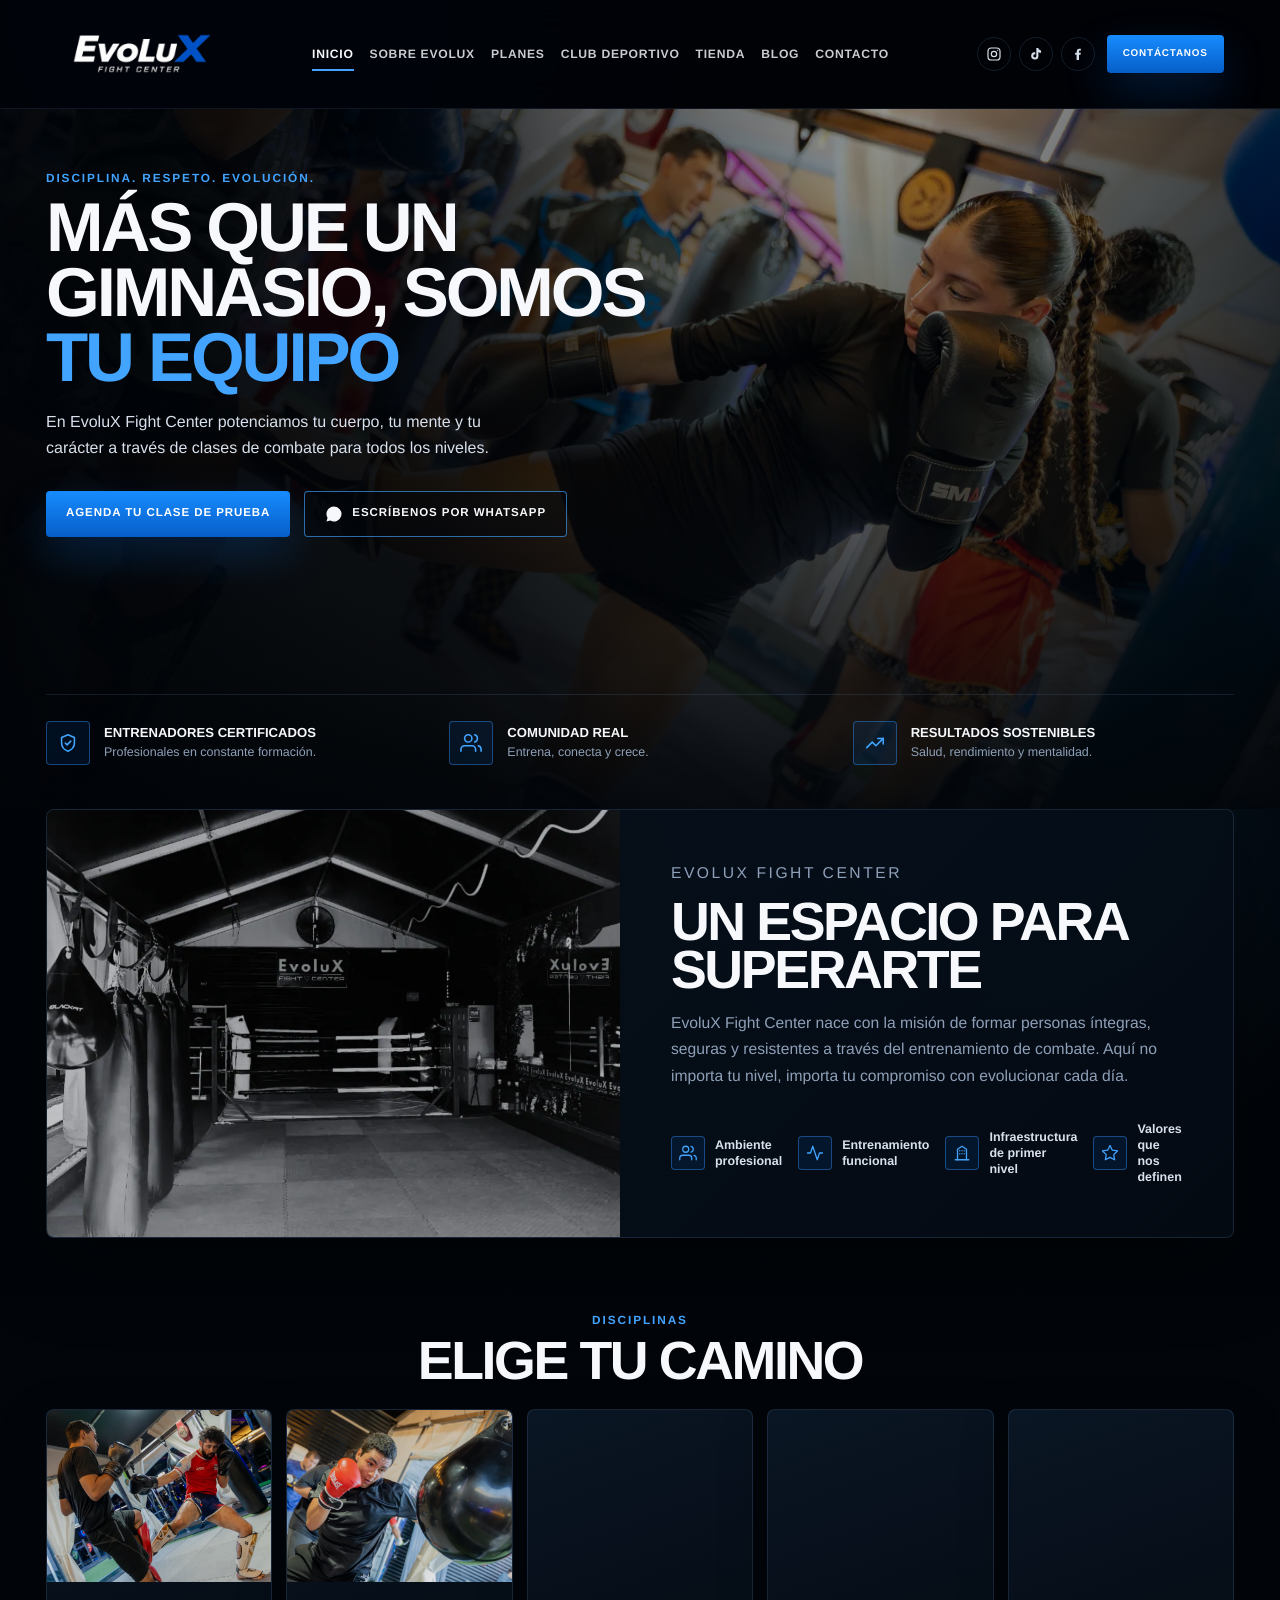
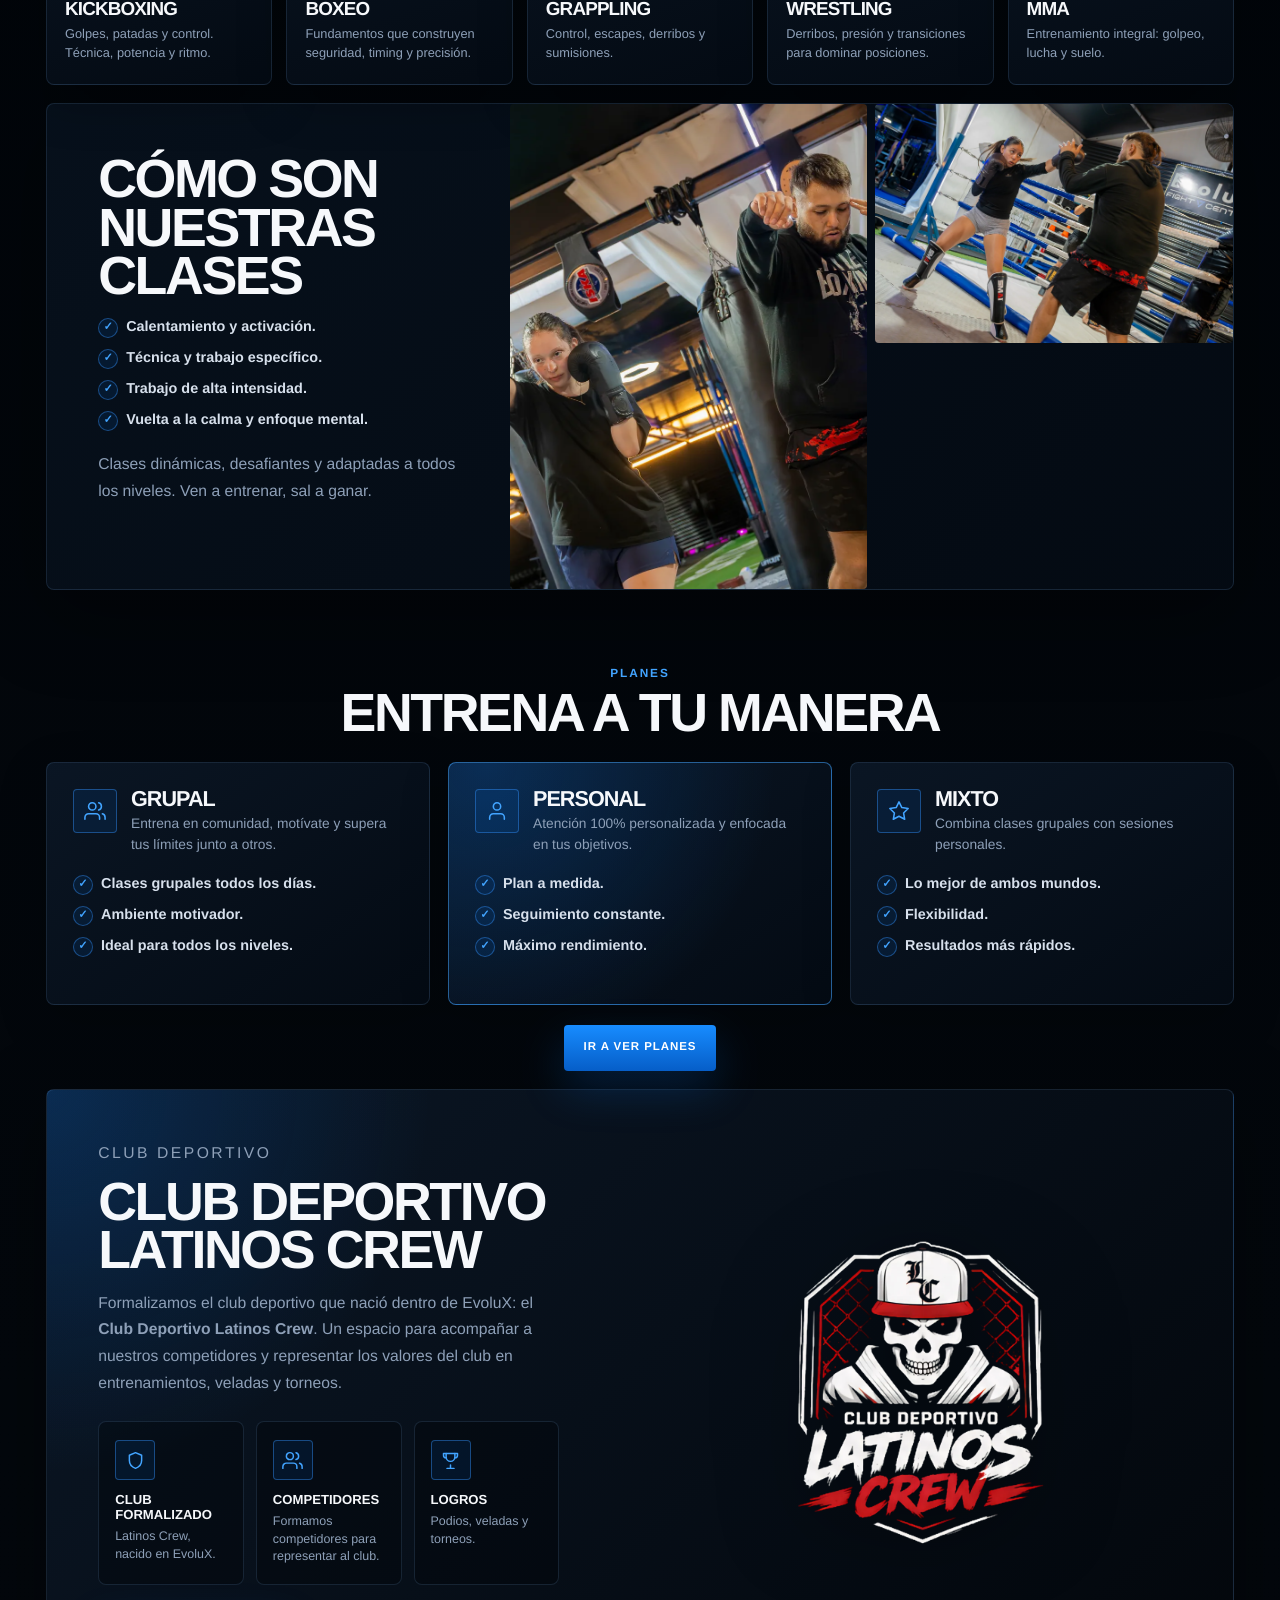
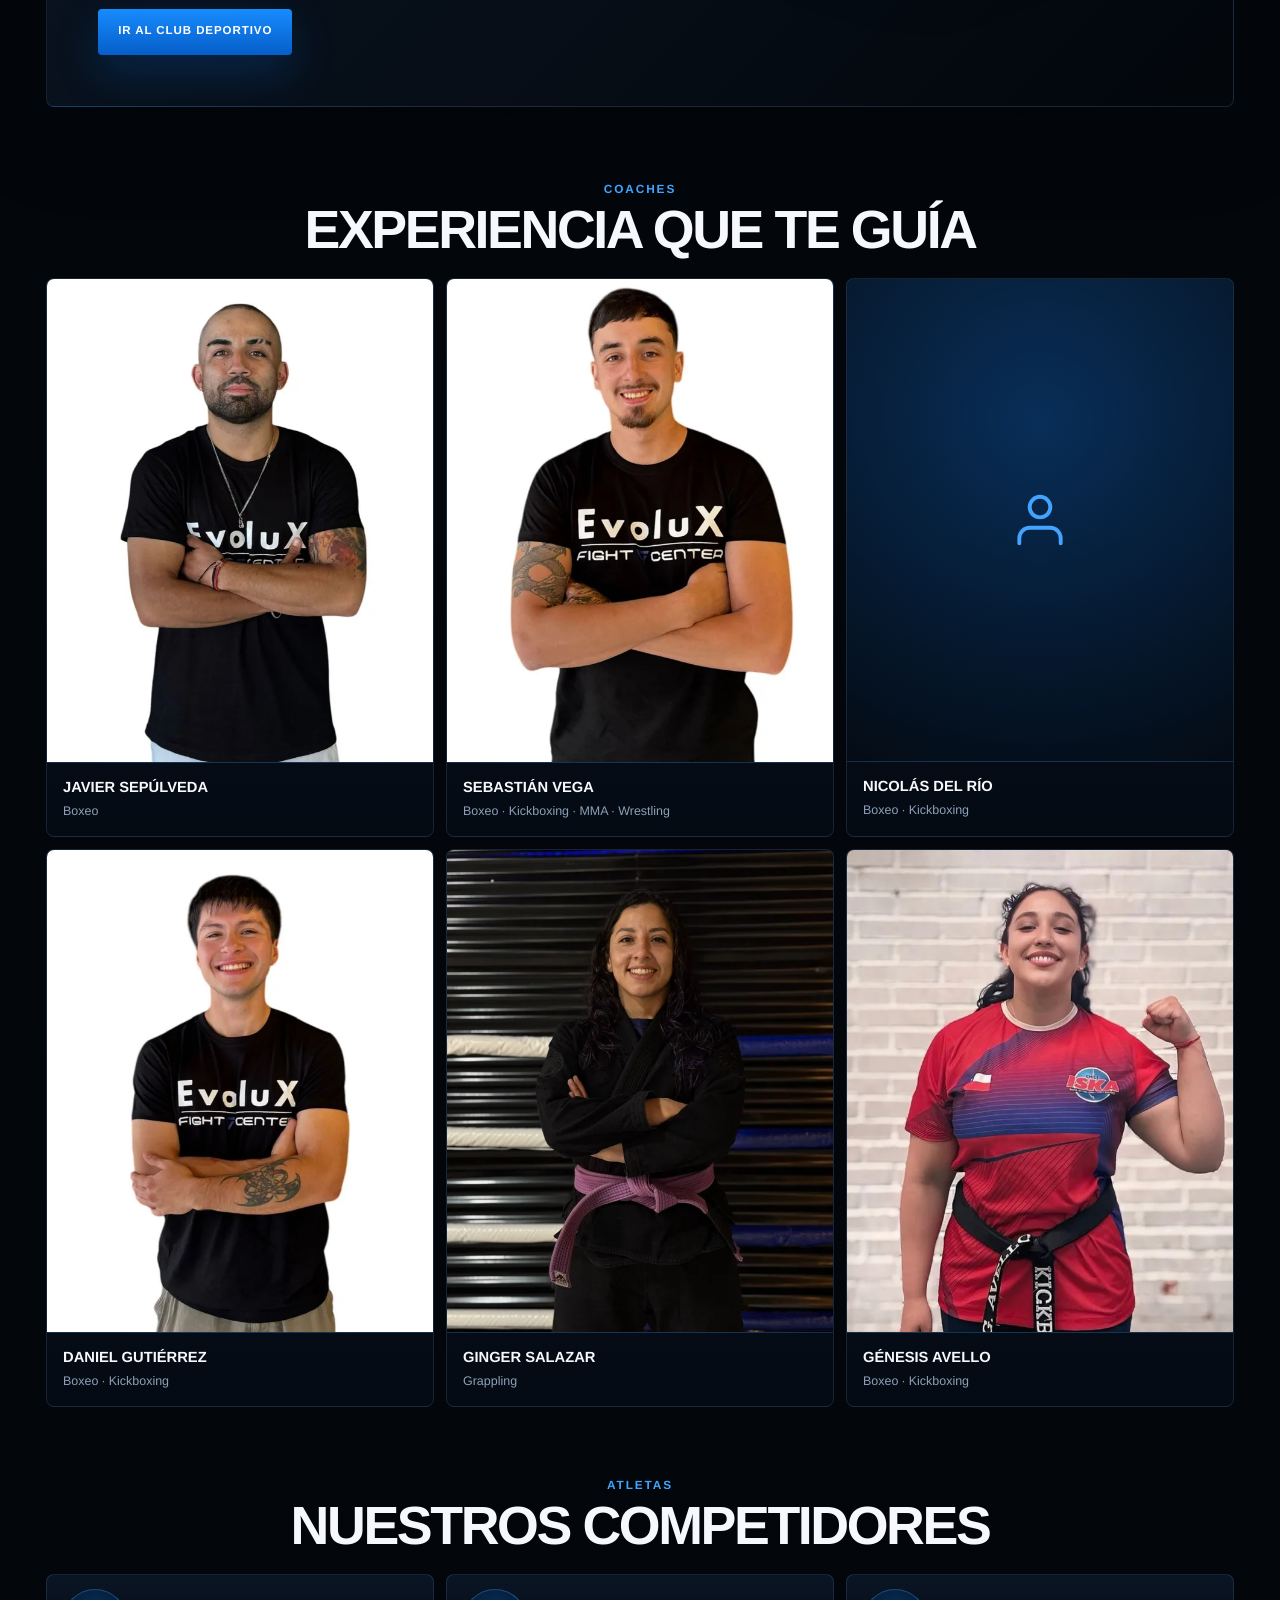
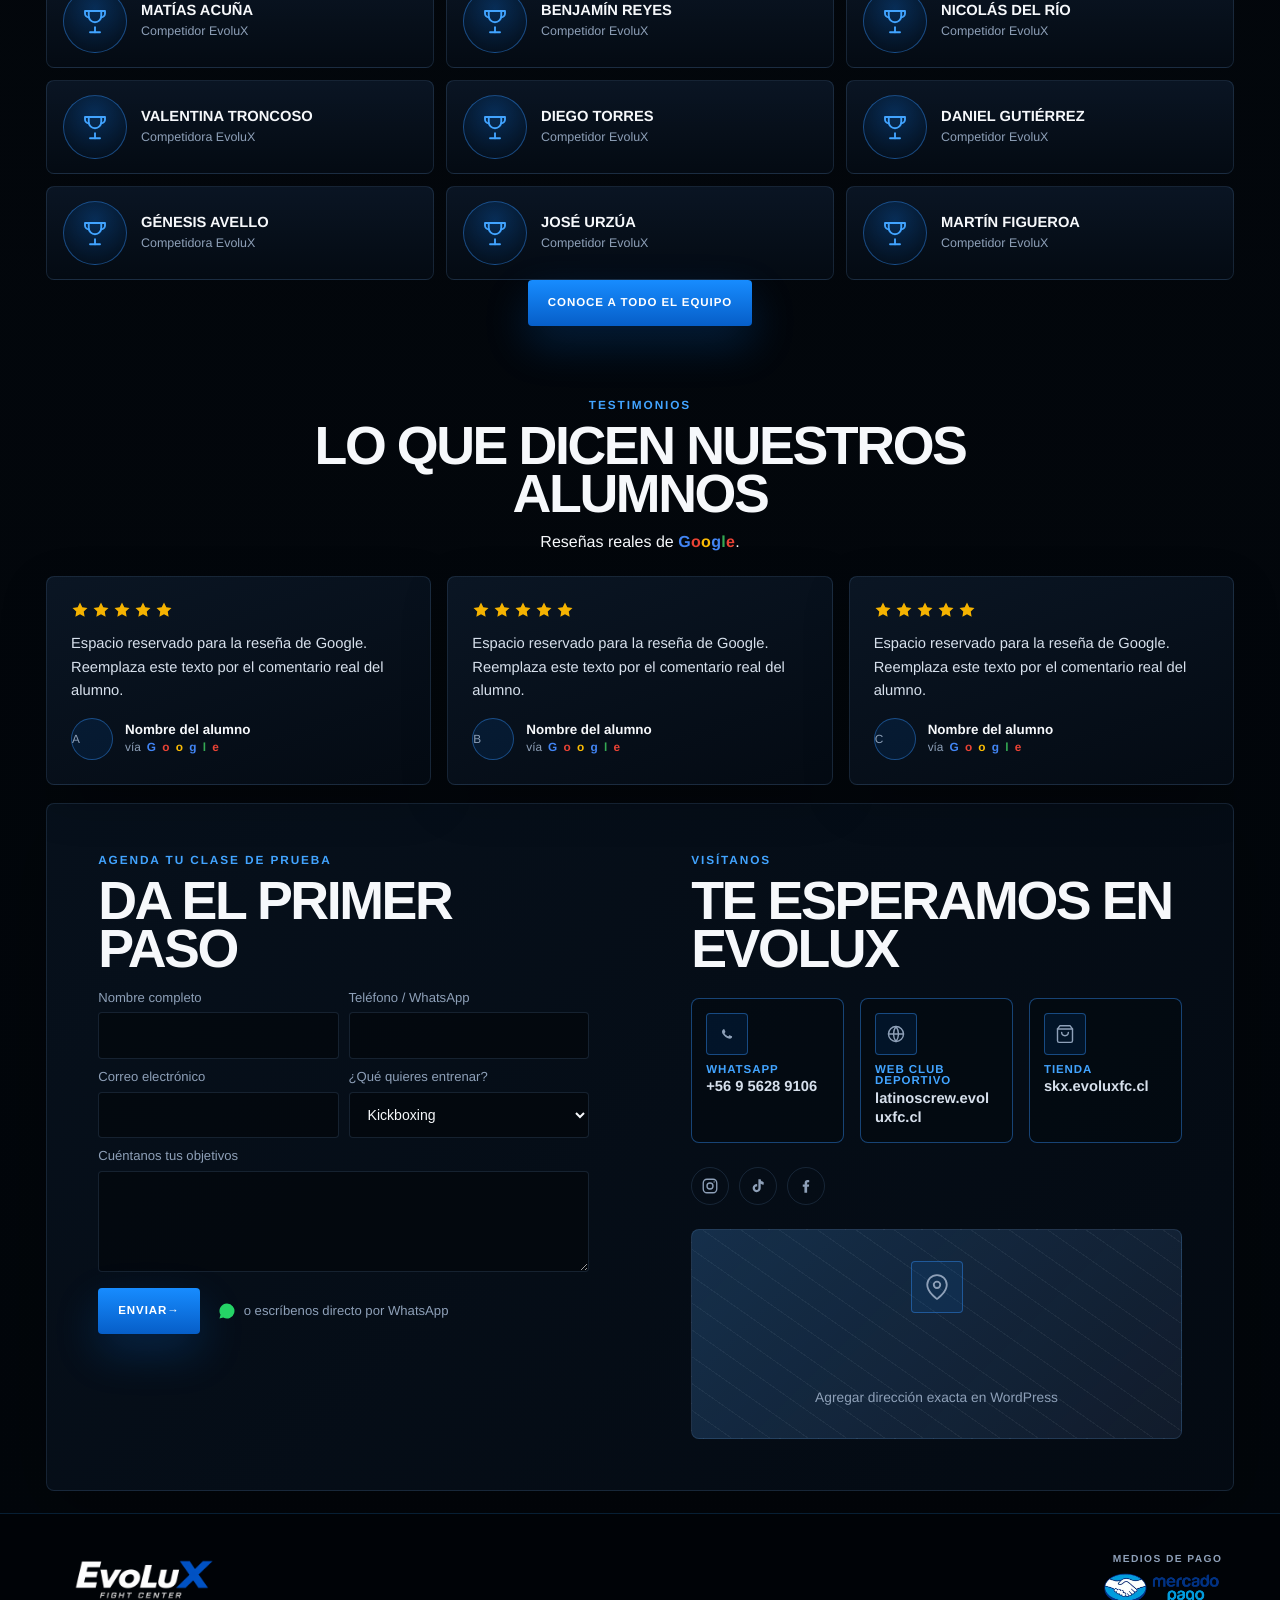
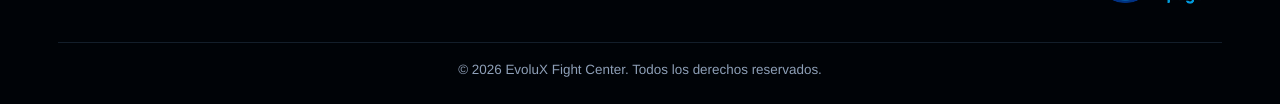
<file: index.html>
<!doctype html>
<html lang="es-CL">
  <head>
    <meta charset="utf-8">
    <meta name="viewport" content="width=device-width, initial-scale=1">
    <title>EvoluX Fight Center | Boxeo, Kickboxing, Grappling, Wrestling y MMA</title>
    <meta name="description" content="Entrena en EvoluX Fight Center. Clases grupales y personalizadas de Boxeo, Kickboxing, Grappling, Wrestling y MMA en Concepcion.">
    <meta name="robots" content="index, follow">
    <link rel="canonical" href="https://evoluxfc.cl/">
    <link rel="icon" type="image/svg+xml" href="assets/images/brand/favicon.svg">
    <link rel="icon" type="image/png" href="assets/images/brand/favicon.png">
    <meta name="theme-color" content="#03070c">
    <meta property="og:type" content="website">
    <meta property="og:site_name" content="EvoluX Fight Center">
    <meta property="og:title" content="EvoluX Fight Center | Boxeo, Kickboxing, Grappling, Wrestling y MMA">
    <meta property="og:description" content="Entrena en EvoluX Fight Center. Clases grupales y personalizadas de Boxeo, Kickboxing, Grappling, Wrestling y MMA en Concepcion.">
    <meta property="og:url" content="https://evoluxfc.cl/">
    <meta property="og:image" content="https://evoluxfc.cl/assets/images/og-evolux.jpg">
    <meta property="og:image:width" content="1200">
    <meta property="og:image:height" content="630">
    <meta name="twitter:card" content="summary_large_image">
    <link rel="stylesheet" href="styles.css">
    <script type="application/ld+json">
      {
        "@context": "https://schema.org",
        "@type": "SportsActivityLocation",
        "name": "EvoluX Fight Center",
        "url": "https://evoluxfc.cl/",
        "telephone": "+56956289106",
        "sport": ["Kickboxing", "Boxeo", "Grappling", "Wrestling", "MMA"],
        "description": "Centro de entrenamiento de deportes de combate con clases grupales y personalizadas en Concepcion."
      }
    </script>
  </head>
  <body>
    <header class="site-header" data-header>
      <a class="brand" href="index.html" aria-label="EvoluX Fight Center">
        <img class="brand-logo" src="assets/images/brand/evolux-logo.png" alt="EvoluX Fight Center" width="800" height="400" decoding="async">
      </a>

      <button class="menu-toggle" type="button" aria-label="Abrir menu" aria-controls="main-navigation" aria-expanded="false" data-menu-toggle>
        <span></span><span></span><span></span>
      </button>

      <nav class="main-nav" id="main-navigation" aria-label="Navegacion principal" data-nav>
        <a class="is-active" href="index.html">Inicio</a>
        <a href="pages/sobre-evolux.html">Sobre EvoluX</a>
        <a href="pages/planes.html">Planes</a>
        <a href="https://latinoscrew.evoluxfc.cl/" target="_blank" rel="noreferrer">Club Deportivo</a>
        <a href="https://skx.evoluxfc.cl/" target="_blank" rel="noreferrer">Tienda</a>
        <a href="pages/blog.html">Blog</a>
        <a href="pages/contacto.html">Contacto</a>
      </nav>

      <div class="header-actions">
        
        <div class="header-social">
          <a class="social-link" href="https://www.instagram.com/evolux_fightcenter/" target="_blank" rel="noreferrer" aria-label="Instagram"><svg viewBox="0 0 24 24" fill="none" stroke="currentColor" stroke-width="1.8" stroke-linecap="round" stroke-linejoin="round" aria-hidden="true"><rect x="3" y="3" width="18" height="18" rx="5"/><circle cx="12" cy="12" r="4"/><circle cx="17.5" cy="6.5" r="0.9" fill="currentColor" stroke="none"/></svg></a>
          <a class="social-link" href="https://www.tiktok.com/@evoluxfightcenter" target="_blank" rel="noreferrer" aria-label="TikTok"><svg viewBox="0 0 24 24" fill="currentColor" aria-hidden="true"><path d="M16.6 5.8a4.3 4.3 0 0 1-1-2.8h-3.1v11.9a2.3 2.3 0 1 1-1.6-2.2V9.5a5.4 5.4 0 1 0 4.7 5.4V8.9a7 7 0 0 0 4 1.3V7a4.2 4.2 0 0 1-2-1.2z"/></svg></a>
          <a class="social-link" href="https://www.facebook.com/share/1CtwgqxWbV/" target="_blank" rel="noreferrer" aria-label="Facebook"><svg viewBox="0 0 24 24" fill="currentColor" aria-hidden="true"><path d="M13.5 21v-8h2.3l.4-2.9h-2.7V8.3c0-.8.3-1.4 1.5-1.4h1.3V4.3c-.6-.1-1.4-.2-2.3-.2-2.3 0-3.8 1.4-3.8 3.9v2.1H7.7V13h2.2v8z"/></svg></a>
        </div>
        <a class="header-cta" href="https://wa.me/56956289106?text=Hola%20EvoluX%2C%20quiero%20hacer%20una%20consulta" target="_blank" rel="noreferrer">Contáctanos</a>
      </div>
    </header>

    <main>
      <section class="hero hero-reference" id="inicio">
        <img class="hero-bg" src="assets/images/hero/evolux-entrenamiento-combate-01.webp" alt="Entrenamiento de combate en EvoluX Fight Center" width="1600" height="1067" decoding="async" fetchpriority="high">
        <div class="hero-overlay"></div>
        <div class="section-shell hero-inner">
          <div class="hero-copy">
            <p class="eyebrow">Disciplina. Respeto. Evoluci&oacute;n.</p>
            <h1>M&aacute;s que un gimnasio, somos <span>tu equipo</span></h1>
            <p class="hero-text">En EvoluX Fight Center potenciamos tu cuerpo, tu mente y tu car&aacute;cter a trav&eacute;s de clases de combate para todos los niveles.</p>
            <div class="hero-actions">
              <a class="button primary" href="https://wa.me/56956289106?text=Hola%20EvoluX%2C%20quiero%20agendar%20una%20clase%20de%20prueba" target="_blank" rel="noreferrer">Agenda tu clase de prueba</a>
              <a class="button ghost" href="https://wa.me/56956289106?text=Hola%20EvoluX%2C%20quiero%20informaci%C3%B3n%20sobre%20las%20clases" target="_blank" rel="noreferrer">
                <svg class="btn-icon" viewBox="0 0 24 24" fill="currentColor" aria-hidden="true"><path d="M17.5 14.4c-.3-.15-1.77-.87-2.04-.97-.27-.1-.47-.15-.67.15-.2.3-.77.97-.94 1.17-.17.2-.35.22-.65.07-.3-.15-1.26-.46-2.4-1.48-.89-.79-1.49-1.77-1.66-2.07-.17-.3-.02-.46.13-.61.13-.13.3-.35.45-.52.15-.17.2-.3.3-.5.1-.2.05-.37-.02-.52-.07-.15-.67-1.62-.92-2.22-.24-.58-.49-.5-.67-.51h-.57c-.2 0-.52.07-.8.37-.27.3-1.04 1.02-1.04 2.48 0 1.46 1.07 2.88 1.22 3.08.15.2 2.1 3.2 5.08 4.49.71.31 1.26.49 1.69.62.71.23 1.36.2 1.87.12.57-.09 1.77-.72 2.02-1.42.25-.7.25-1.29.17-1.42-.07-.13-.27-.2-.57-.35zM12 2a10 10 0 0 0-8.6 15.1L2 22l4.99-1.31A10 10 0 1 0 12 2z"/></svg>
                Escr&iacute;benos por WhatsApp
              </a>
            </div>
          </div>
          <ul class="hero-features" aria-label="Beneficios EvoluX">
            <li>
              <span class="feature-icon"><svg viewBox="0 0 24 24" fill="none" stroke="currentColor" stroke-width="1.7" stroke-linecap="round" stroke-linejoin="round" aria-hidden="true"><path d="M12 3l7 3v6c0 4.5-3 7.5-7 9-4-1.5-7-4.5-7-9V6l7-3z"/><path d="M9 12l2 2 4-4"/></svg></span>
              <div><strong>Entrenadores certificados</strong><p>Profesionales en constante formaci&oacute;n.</p></div>
            </li>
            <li>
              <span class="feature-icon"><svg viewBox="0 0 24 24" fill="none" stroke="currentColor" stroke-width="1.7" stroke-linecap="round" stroke-linejoin="round" aria-hidden="true"><path d="M17 21v-2a4 4 0 0 0-4-4H5a4 4 0 0 0-4 4v2"/><circle cx="9" cy="7" r="4"/><path d="M23 21v-2a4 4 0 0 0-3-3.87"/><path d="M16 3.13a4 4 0 0 1 0 7.75"/></svg></span>
              <div><strong>Comunidad real</strong><p>Entrena, conecta y crece.</p></div>
            </li>
            <li>
              <span class="feature-icon"><svg viewBox="0 0 24 24" fill="none" stroke="currentColor" stroke-width="1.7" stroke-linecap="round" stroke-linejoin="round" aria-hidden="true"><polyline points="3 17 9 11 13 15 21 7"/><polyline points="15 7 21 7 21 13"/></svg></span>
              <div><strong>Resultados sostenibles</strong><p>Salud, rendimiento y mentalidad.</p></div>
            </li>
          </ul>
        </div>
      </section>

      <section class="section-shell club-panel" id="club">
        <div class="club-image"><img src="assets/images/instalaciones/evolux-gimnasio-01.webp" alt="Interior de EvoluX Fight Center" width="1600" height="800" decoding="async" loading="lazy"></div>
        <div class="club-copy">
          <p class="eyebrow">EvoluX Fight Center</p>
          <h2>Un espacio para superarte</h2>
          <p>EvoluX Fight Center nace con la misi&oacute;n de formar personas &iacute;ntegras, seguras y resistentes a trav&eacute;s del entrenamiento de combate. Aqu&iacute; no importa tu nivel, importa tu compromiso con evolucionar cada d&iacute;a.</p>
          <div class="mini-features">
            <div><span class="mini-icon"><svg viewBox="0 0 24 24" fill="none" stroke="currentColor" stroke-width="1.7" stroke-linecap="round" stroke-linejoin="round" aria-hidden="true"><path d="M17 21v-2a4 4 0 0 0-4-4H5a4 4 0 0 0-4 4v2"/><circle cx="9" cy="7" r="4"/><path d="M23 21v-2a4 4 0 0 0-3-3.87"/><path d="M16 3.13a4 4 0 0 1 0 7.75"/></svg></span>Ambiente profesional</div>
            <div><span class="mini-icon"><svg viewBox="0 0 24 24" fill="none" stroke="currentColor" stroke-width="1.7" stroke-linecap="round" stroke-linejoin="round" aria-hidden="true"><polyline points="22 12 18 12 15 21 9 3 6 12 2 12"/></svg></span>Entrenamiento funcional</div>
            <div><span class="mini-icon"><svg viewBox="0 0 24 24" fill="none" stroke="currentColor" stroke-width="1.7" stroke-linecap="round" stroke-linejoin="round" aria-hidden="true"><path d="M3 21h18"/><path d="M6 21V7l6-4 6 4v14"/><path d="M9 9h.01M12 9h.01M15 9h.01M9 13h.01M12 13h.01M15 13h.01"/></svg></span>Infraestructura de primer nivel</div>
            <div><span class="mini-icon"><svg viewBox="0 0 24 24" fill="none" stroke="currentColor" stroke-width="1.7" stroke-linecap="round" stroke-linejoin="round" aria-hidden="true"><polygon points="12 2 15.09 8.26 22 9.27 17 14.14 18.18 21.02 12 17.77 5.82 21.02 7 14.14 2 9.27 8.91 8.26 12 2"/></svg></span>Valores que nos definen</div>
          </div>
        </div>
      </section>

      <section class="section-shell section-block" id="disciplinas">
        <div class="section-heading centered">
          <p class="eyebrow">Disciplinas</p>
          <h2>Elige tu camino</h2>
        </div>
        <div class="discipline-grid reference-cards">
          <article><img src="assets/images/disciplinas/evolux-kickboxing-01.webp" alt="Kickboxing" width="1600" height="1067" decoding="async" loading="lazy"><div><h3>Kickboxing</h3><p>Golpes, patadas y control. T&eacute;cnica, potencia y ritmo.</p></div></article>
          <article><img src="assets/images/disciplinas/evolux-boxeo-01.webp" alt="Boxeo" width="1600" height="1067" decoding="async" loading="lazy"><div><h3>Boxeo</h3><p>Fundamentos que construyen seguridad, timing y precisi&oacute;n.</p></div></article>
          <article><img src="assets/images/disciplinas/evolux-grappling-05.jpg" alt="Grappling" width="1600" height="1067" decoding="async" loading="lazy"><div><h3>Grappling</h3><p>Control, escapes, derribos y sumisiones.</p></div></article>
          <article><img src="assets/images/disciplinas/evolux-wrestling-01.webp" alt="Wrestling" width="1600" height="1067" decoding="async" loading="lazy"><div><h3>Wrestling</h3><p>Derribos, presi&oacute;n y transiciones para dominar posiciones.</p></div></article>
          <article><img src="assets/images/disciplinas/evolux-mma-02.jpg" alt="MMA" width="1600" height="1067" decoding="async" loading="lazy"><div><h3>MMA</h3><p>Entrenamiento integral: golpeo, lucha y suelo.</p></div></article>
        </div>
      </section>

      <section class="section-shell class-panel">
        <div class="class-copy">
          <h2>C&oacute;mo son nuestras clases</h2>
          <ul class="clean-list">
            <li>Calentamiento y activaci&oacute;n.</li>
            <li>T&eacute;cnica y trabajo espec&iacute;fico.</li>
            <li>Trabajo de alta intensidad.</li>
            <li>Vuelta a la calma y enfoque mental.</li>
          </ul>
          <p>Clases din&aacute;micas, desafiantes y adaptadas a todos los niveles. Ven a entrenar, sal a ganar.</p>
        </div>
        <div class="class-image class-collage">
          <img src="assets/images/clases/evolux-clase-01.webp" alt="Clase grupal en EvoluX" width="1600" height="1067" decoding="async" loading="lazy">
          <img src="assets/images/clases/evolux-clase-02.webp" alt="Clase de combate en EvoluX" width="1600" height="1067" decoding="async" loading="lazy">
          <img src="assets/images/clases/evolux-clase-03.webp" alt="Entrenamiento en EvoluX" width="1600" height="1067" decoding="async" loading="lazy">
        </div>
      </section>

      <section class="section-shell section-block" id="planes">
        <div class="section-heading centered">
          <p class="eyebrow">Planes</p>
          <h2>Entrena a tu manera</h2>
        </div>
        <div class="plans-grid">
          <article class="plan-card">
            <div class="plan-head">
              <span class="plan-icon"><svg viewBox="0 0 24 24" fill="none" stroke="currentColor" stroke-width="1.7" stroke-linecap="round" stroke-linejoin="round" aria-hidden="true"><path d="M17 21v-2a4 4 0 0 0-4-4H5a4 4 0 0 0-4 4v2"/><circle cx="9" cy="7" r="4"/><path d="M23 21v-2a4 4 0 0 0-3-3.87"/><path d="M16 3.13a4 4 0 0 1 0 7.75"/></svg></span>
              <div><h3>Grupal</h3><p>Entrena en comunidad, mot&iacute;vate y supera tus l&iacute;mites junto a otros.</p></div>
            </div>
            <ul class="clean-list"><li>Clases grupales todos los d&iacute;as.</li><li>Ambiente motivador.</li><li>Ideal para todos los niveles.</li></ul>
          </article>
          <article class="plan-card highlighted">
            <div class="plan-head">
              <span class="plan-icon"><svg viewBox="0 0 24 24" fill="none" stroke="currentColor" stroke-width="1.7" stroke-linecap="round" stroke-linejoin="round" aria-hidden="true"><path d="M20 21v-2a4 4 0 0 0-4-4H8a4 4 0 0 0-4 4v2"/><circle cx="12" cy="7" r="4"/></svg></span>
              <div><h3>Personal</h3><p>Atenci&oacute;n 100% personalizada y enfocada en tus objetivos.</p></div>
            </div>
            <ul class="clean-list"><li>Plan a medida.</li><li>Seguimiento constante.</li><li>M&aacute;ximo rendimiento.</li></ul>
          </article>
          <article class="plan-card">
            <div class="plan-head">
              <span class="plan-icon"><svg viewBox="0 0 24 24" fill="none" stroke="currentColor" stroke-width="1.7" stroke-linecap="round" stroke-linejoin="round" aria-hidden="true"><polygon points="12 2 15.09 8.26 22 9.27 17 14.14 18.18 21.02 12 17.77 5.82 21.02 7 14.14 2 9.27 8.91 8.26 12 2"/></svg></span>
              <div><h3>Mixto</h3><p>Combina clases grupales con sesiones personales.</p></div>
            </div>
            <ul class="clean-list"><li>Lo mejor de ambos mundos.</li><li>Flexibilidad.</li><li>Resultados m&aacute;s r&aacute;pidos.</li></ul>
          </article>
        </div>
        <div class="centered action-strip"><a class="button primary" href="pages/planes.html">Ir a ver planes</a></div>
      </section>

      <section class="section-shell sports-club" id="club-deportivo">
        <div class="sports-copy">
          <p class="eyebrow">Club Deportivo</p>
          <h2>Club Deportivo Latinos Crew</h2>
          <p>Formalizamos el club deportivo que naci&oacute; dentro de EvoluX: el <strong>Club Deportivo Latinos Crew</strong>. Un espacio para acompa&ntilde;ar a nuestros competidores y representar los valores del club en entrenamientos, veladas y torneos.</p>
          <div class="sports-stats">
            <article><span class="stat-icon"><svg viewBox="0 0 24 24" fill="none" stroke="currentColor" stroke-width="1.7" stroke-linecap="round" stroke-linejoin="round" aria-hidden="true"><path d="M12 3l7 3v6c0 4.5-3 7.5-7 9-4-1.5-7-4.5-7-9V6l7-3z"/></svg></span><strong>Club formalizado</strong><span>Latinos Crew, nacido en EvoluX.</span></article>
            <article><span class="stat-icon"><svg viewBox="0 0 24 24" fill="none" stroke="currentColor" stroke-width="1.7" stroke-linecap="round" stroke-linejoin="round" aria-hidden="true"><path d="M17 21v-2a4 4 0 0 0-4-4H5a4 4 0 0 0-4 4v2"/><circle cx="9" cy="7" r="4"/><path d="M23 21v-2a4 4 0 0 0-3-3.87"/><path d="M16 3.13a4 4 0 0 1 0 7.75"/></svg></span><strong>Competidores</strong><span>Formamos competidores para representar al club.</span></article>
            <article><span class="stat-icon"><svg viewBox="0 0 24 24" fill="none" stroke="currentColor" stroke-width="1.7" stroke-linecap="round" stroke-linejoin="round" aria-hidden="true"><path d="M8 21h8"/><path d="M12 17v4"/><path d="M7 4h10v4a5 5 0 0 1-10 0V4z"/><path d="M7 4H4v2a3 3 0 0 0 3 3"/><path d="M17 4h3v2a3 3 0 0 1-3 3"/></svg></span><strong>Logros</strong><span>Podios, veladas y torneos.</span></article>
          </div>
          <a class="button primary" href="https://latinoscrew.evoluxfc.cl/" target="_blank" rel="noreferrer">Ir al Club Deportivo</a>
        </div>
        <div class="sports-media sports-media--logo">
          <img src="assets/images/brand/logo-latinos-crew.webp" alt="Logo Club Deportivo Latinos Crew" width="900" height="900" decoding="async" loading="lazy">
        </div>
      </section>

      <section class="section-shell section-block" id="coaches">
        <div class="section-heading centered">
          <p class="eyebrow">Coaches</p>
          <h2>Experiencia que te gu&iacute;a</h2>
        </div>
        <div class="coach-grid coach-grid--photos">
          <article class="coach-card"><span class="coach-photo"><img src="assets/images/coachs/evolux-coach-javier-sepulveda.webp" alt="Coach Javier Sep&uacute;lveda" width="640" height="800" decoding="async" loading="lazy"></span><strong>Javier Sep&uacute;lveda</strong><span class="coach-role">Boxeo</span></article>
          <article class="coach-card"><span class="coach-photo"><img src="assets/images/coachs/evolux-coach-sebastian-vega.webp" alt="Coach Sebasti&aacute;n Vega" width="640" height="800" decoding="async" loading="lazy"></span><strong>Sebasti&aacute;n Vega</strong><span class="coach-role">Boxeo &middot; Kickboxing &middot; MMA &middot; Wrestling</span></article>
          <article class="coach-card"><span class="coach-photo" aria-hidden="true"><svg viewBox="0 0 24 24" fill="none" stroke="currentColor" stroke-width="1.5" stroke-linecap="round" stroke-linejoin="round"><path d="M20 21v-2a4 4 0 0 0-4-4H8a4 4 0 0 0-4 4v2"/><circle cx="12" cy="7" r="4"/></svg></span><strong>Nicol&aacute;s del R&iacute;o</strong><span class="coach-role">Boxeo &middot; Kickboxing</span></article>
          <article class="coach-card"><span class="coach-photo"><img src="assets/images/coachs/evolux-coach-daniel-gutierrez.webp" alt="Coach Daniel Guti&eacute;rrez" width="640" height="800" decoding="async" loading="lazy"></span><strong>Daniel Guti&eacute;rrez</strong><span class="coach-role">Boxeo &middot; Kickboxing</span></article>
          <article class="coach-card"><span class="coach-photo"><img src="assets/images/coachs/evolux-coach-ginger-salazar.webp" alt="Coach Ginger Salazar" width="640" height="800" decoding="async" loading="lazy"></span><strong>Ginger Salazar</strong><span class="coach-role">Grappling</span></article>
          <article class="coach-card"><span class="coach-photo"><img src="assets/images/coachs/evolux-coach-genesis-avello.webp" alt="Coach G&eacute;nesis Avello" width="640" height="800" decoding="async" loading="lazy"></span><strong>G&eacute;nesis Avello</strong><span class="coach-role">Boxeo &middot; Kickboxing</span></article>
        </div>
      </section>

      <section class="section-shell section-block" id="competidores">
        <div class="section-heading centered">
          <p class="eyebrow">Atletas</p>
          <h2>Nuestros competidores</h2>
        </div>
        <div class="coach-grid">
          <article class="coach-card"><span class="coach-photo" aria-hidden="true"><svg viewBox="0 0 24 24" fill="none" stroke="currentColor" stroke-width="1.5" stroke-linecap="round" stroke-linejoin="round"><path d="M8 21h8"/><path d="M12 17v4"/><path d="M7 4h10v4a5 5 0 0 1-10 0V4z"/><path d="M7 4H4v2a3 3 0 0 0 3 3"/><path d="M17 4h3v2a3 3 0 0 1-3 3"/></svg></span><strong>Mat&iacute;as Acu&ntilde;a</strong><span class="coach-role">Competidor EvoluX</span></article>
          <article class="coach-card"><span class="coach-photo" aria-hidden="true"><svg viewBox="0 0 24 24" fill="none" stroke="currentColor" stroke-width="1.5" stroke-linecap="round" stroke-linejoin="round"><path d="M8 21h8"/><path d="M12 17v4"/><path d="M7 4h10v4a5 5 0 0 1-10 0V4z"/><path d="M7 4H4v2a3 3 0 0 0 3 3"/><path d="M17 4h3v2a3 3 0 0 1-3 3"/></svg></span><strong>Benjam&iacute;n Reyes</strong><span class="coach-role">Competidor EvoluX</span></article>
          <article class="coach-card"><span class="coach-photo" aria-hidden="true"><svg viewBox="0 0 24 24" fill="none" stroke="currentColor" stroke-width="1.5" stroke-linecap="round" stroke-linejoin="round"><path d="M8 21h8"/><path d="M12 17v4"/><path d="M7 4h10v4a5 5 0 0 1-10 0V4z"/><path d="M7 4H4v2a3 3 0 0 0 3 3"/><path d="M17 4h3v2a3 3 0 0 1-3 3"/></svg></span><strong>Nicol&aacute;s del R&iacute;o</strong><span class="coach-role">Competidor EvoluX</span></article>
          <article class="coach-card"><span class="coach-photo" aria-hidden="true"><svg viewBox="0 0 24 24" fill="none" stroke="currentColor" stroke-width="1.5" stroke-linecap="round" stroke-linejoin="round"><path d="M8 21h8"/><path d="M12 17v4"/><path d="M7 4h10v4a5 5 0 0 1-10 0V4z"/><path d="M7 4H4v2a3 3 0 0 0 3 3"/><path d="M17 4h3v2a3 3 0 0 1-3 3"/></svg></span><strong>Valentina Troncoso</strong><span class="coach-role">Competidora EvoluX</span></article>
          <article class="coach-card"><span class="coach-photo" aria-hidden="true"><svg viewBox="0 0 24 24" fill="none" stroke="currentColor" stroke-width="1.5" stroke-linecap="round" stroke-linejoin="round"><path d="M8 21h8"/><path d="M12 17v4"/><path d="M7 4h10v4a5 5 0 0 1-10 0V4z"/><path d="M7 4H4v2a3 3 0 0 0 3 3"/><path d="M17 4h3v2a3 3 0 0 1-3 3"/></svg></span><strong>Diego Torres</strong><span class="coach-role">Competidor EvoluX</span></article>
          <article class="coach-card"><span class="coach-photo" aria-hidden="true"><svg viewBox="0 0 24 24" fill="none" stroke="currentColor" stroke-width="1.5" stroke-linecap="round" stroke-linejoin="round"><path d="M8 21h8"/><path d="M12 17v4"/><path d="M7 4h10v4a5 5 0 0 1-10 0V4z"/><path d="M7 4H4v2a3 3 0 0 0 3 3"/><path d="M17 4h3v2a3 3 0 0 1-3 3"/></svg></span><strong>Daniel Guti&eacute;rrez</strong><span class="coach-role">Competidor EvoluX</span></article>
          <article class="coach-card"><span class="coach-photo" aria-hidden="true"><svg viewBox="0 0 24 24" fill="none" stroke="currentColor" stroke-width="1.5" stroke-linecap="round" stroke-linejoin="round"><path d="M8 21h8"/><path d="M12 17v4"/><path d="M7 4h10v4a5 5 0 0 1-10 0V4z"/><path d="M7 4H4v2a3 3 0 0 0 3 3"/><path d="M17 4h3v2a3 3 0 0 1-3 3"/></svg></span><strong>G&eacute;nesis Avello</strong><span class="coach-role">Competidora EvoluX</span></article>
          <article class="coach-card"><span class="coach-photo" aria-hidden="true"><svg viewBox="0 0 24 24" fill="none" stroke="currentColor" stroke-width="1.5" stroke-linecap="round" stroke-linejoin="round"><path d="M8 21h8"/><path d="M12 17v4"/><path d="M7 4h10v4a5 5 0 0 1-10 0V4z"/><path d="M7 4H4v2a3 3 0 0 0 3 3"/><path d="M17 4h3v2a3 3 0 0 1-3 3"/></svg></span><strong>Jos&eacute; Urz&uacute;a</strong><span class="coach-role">Competidor EvoluX</span></article>
          <article class="coach-card"><span class="coach-photo" aria-hidden="true"><svg viewBox="0 0 24 24" fill="none" stroke="currentColor" stroke-width="1.5" stroke-linecap="round" stroke-linejoin="round"><path d="M8 21h8"/><path d="M12 17v4"/><path d="M7 4h10v4a5 5 0 0 1-10 0V4z"/><path d="M7 4H4v2a3 3 0 0 0 3 3"/><path d="M17 4h3v2a3 3 0 0 1-3 3"/></svg></span><strong>Mart&iacute;n Figueroa</strong><span class="coach-role">Competidor EvoluX</span></article>
        </div>
        <div class="centered"><a class="button primary" href="pages/sobre-evolux.html">Conoce a todo el equipo</a></div>
      </section>

      <section class="section-shell section-block" id="testimonios">
        <div class="section-heading centered">
          <p class="eyebrow">Testimonios</p>
          <h2>Lo que dicen nuestros alumnos</h2>
          <p>Rese&ntilde;as reales de <span class="google-badge"><b>G</b><b>o</b><b>o</b><b>g</b><b>l</b><b>e</b></span>.</p>
        </div>
        <div class="testimonial-grid">
          <article class="testimonial-card">
            <div class="testimonial-stars" aria-label="5 de 5 estrellas">
              <svg viewBox="0 0 24 24" fill="currentColor" aria-hidden="true"><polygon points="12 2 15.09 8.26 22 9.27 17 14.14 18.18 21.02 12 17.77 5.82 21.02 7 14.14 2 9.27 8.91 8.26 12 2"/></svg>
              <svg viewBox="0 0 24 24" fill="currentColor" aria-hidden="true"><polygon points="12 2 15.09 8.26 22 9.27 17 14.14 18.18 21.02 12 17.77 5.82 21.02 7 14.14 2 9.27 8.91 8.26 12 2"/></svg>
              <svg viewBox="0 0 24 24" fill="currentColor" aria-hidden="true"><polygon points="12 2 15.09 8.26 22 9.27 17 14.14 18.18 21.02 12 17.77 5.82 21.02 7 14.14 2 9.27 8.91 8.26 12 2"/></svg>
              <svg viewBox="0 0 24 24" fill="currentColor" aria-hidden="true"><polygon points="12 2 15.09 8.26 22 9.27 17 14.14 18.18 21.02 12 17.77 5.82 21.02 7 14.14 2 9.27 8.91 8.26 12 2"/></svg>
              <svg viewBox="0 0 24 24" fill="currentColor" aria-hidden="true"><polygon points="12 2 15.09 8.26 22 9.27 17 14.14 18.18 21.02 12 17.77 5.82 21.02 7 14.14 2 9.27 8.91 8.26 12 2"/></svg>
            </div>
            <blockquote>Espacio reservado para la rese&ntilde;a de Google. Reemplaza este texto por el comentario real del alumno.</blockquote>
            <div class="testimonial-author">
              <span class="testimonial-avatar" aria-hidden="true">A</span>
              <div><strong>Nombre del alumno</strong><span>v&iacute;a <span class="google-badge"><b>G</b><b>o</b><b>o</b><b>g</b><b>l</b><b>e</b></span></span></div>
            </div>
          </article>
          <article class="testimonial-card">
            <div class="testimonial-stars" aria-label="5 de 5 estrellas">
              <svg viewBox="0 0 24 24" fill="currentColor" aria-hidden="true"><polygon points="12 2 15.09 8.26 22 9.27 17 14.14 18.18 21.02 12 17.77 5.82 21.02 7 14.14 2 9.27 8.91 8.26 12 2"/></svg>
              <svg viewBox="0 0 24 24" fill="currentColor" aria-hidden="true"><polygon points="12 2 15.09 8.26 22 9.27 17 14.14 18.18 21.02 12 17.77 5.82 21.02 7 14.14 2 9.27 8.91 8.26 12 2"/></svg>
              <svg viewBox="0 0 24 24" fill="currentColor" aria-hidden="true"><polygon points="12 2 15.09 8.26 22 9.27 17 14.14 18.18 21.02 12 17.77 5.82 21.02 7 14.14 2 9.27 8.91 8.26 12 2"/></svg>
              <svg viewBox="0 0 24 24" fill="currentColor" aria-hidden="true"><polygon points="12 2 15.09 8.26 22 9.27 17 14.14 18.18 21.02 12 17.77 5.82 21.02 7 14.14 2 9.27 8.91 8.26 12 2"/></svg>
              <svg viewBox="0 0 24 24" fill="currentColor" aria-hidden="true"><polygon points="12 2 15.09 8.26 22 9.27 17 14.14 18.18 21.02 12 17.77 5.82 21.02 7 14.14 2 9.27 8.91 8.26 12 2"/></svg>
            </div>
            <blockquote>Espacio reservado para la rese&ntilde;a de Google. Reemplaza este texto por el comentario real del alumno.</blockquote>
            <div class="testimonial-author">
              <span class="testimonial-avatar" aria-hidden="true">B</span>
              <div><strong>Nombre del alumno</strong><span>v&iacute;a <span class="google-badge"><b>G</b><b>o</b><b>o</b><b>g</b><b>l</b><b>e</b></span></span></div>
            </div>
          </article>
          <article class="testimonial-card">
            <div class="testimonial-stars" aria-label="5 de 5 estrellas">
              <svg viewBox="0 0 24 24" fill="currentColor" aria-hidden="true"><polygon points="12 2 15.09 8.26 22 9.27 17 14.14 18.18 21.02 12 17.77 5.82 21.02 7 14.14 2 9.27 8.91 8.26 12 2"/></svg>
              <svg viewBox="0 0 24 24" fill="currentColor" aria-hidden="true"><polygon points="12 2 15.09 8.26 22 9.27 17 14.14 18.18 21.02 12 17.77 5.82 21.02 7 14.14 2 9.27 8.91 8.26 12 2"/></svg>
              <svg viewBox="0 0 24 24" fill="currentColor" aria-hidden="true"><polygon points="12 2 15.09 8.26 22 9.27 17 14.14 18.18 21.02 12 17.77 5.82 21.02 7 14.14 2 9.27 8.91 8.26 12 2"/></svg>
              <svg viewBox="0 0 24 24" fill="currentColor" aria-hidden="true"><polygon points="12 2 15.09 8.26 22 9.27 17 14.14 18.18 21.02 12 17.77 5.82 21.02 7 14.14 2 9.27 8.91 8.26 12 2"/></svg>
              <svg viewBox="0 0 24 24" fill="currentColor" aria-hidden="true"><polygon points="12 2 15.09 8.26 22 9.27 17 14.14 18.18 21.02 12 17.77 5.82 21.02 7 14.14 2 9.27 8.91 8.26 12 2"/></svg>
            </div>
            <blockquote>Espacio reservado para la rese&ntilde;a de Google. Reemplaza este texto por el comentario real del alumno.</blockquote>
            <div class="testimonial-author">
              <span class="testimonial-avatar" aria-hidden="true">C</span>
              <div><strong>Nombre del alumno</strong><span>v&iacute;a <span class="google-badge"><b>G</b><b>o</b><b>o</b><b>g</b><b>l</b><b>e</b></span></span></div>
            </div>
          </article>
        </div>
      </section>

      <section class="section-shell contact-section" id="contacto">
        <div class="contact-card">
          <p class="eyebrow">Agenda tu clase de prueba</p>
          <h2>Da el primer paso</h2>
          <form class="lead-form" data-lead-form>
            <label><span>Nombre completo</span><input name="name" type="text" autocomplete="name" required></label>
            <label><span>Tel&eacute;fono / WhatsApp</span><input name="phone" type="tel" autocomplete="tel" required></label>
            <label><span>Correo electr&oacute;nico</span><input name="email" type="email" autocomplete="email"></label>
            <label><span>&iquest;Qu&eacute; quieres entrenar?</span><select name="discipline"><option>Kickboxing</option><option>Boxeo</option><option>Grappling</option><option>Wrestling</option><option>MMA</option><option>No estoy seguro/a</option></select></label>
            <label class="full"><span>Cu&eacute;ntanos tus objetivos</span><textarea name="goals" rows="4"></textarea></label>
            <div class="form-submit">
              <button class="button primary" type="submit">Enviar <span aria-hidden="true">&rarr;</span></button>
              <a class="whatsapp-inline" href="https://wa.me/56956289106" target="_blank" rel="noreferrer">
                <svg viewBox="0 0 24 24" fill="currentColor" aria-hidden="true"><path d="M17.5 14.4c-.3-.15-1.77-.87-2.04-.97-.27-.1-.47-.15-.67.15-.2.3-.77.97-.94 1.17-.17.2-.35.22-.65.07-.3-.15-1.26-.46-2.4-1.48-.89-.79-1.49-1.77-1.66-2.07-.17-.3-.02-.46.13-.61.13-.13.3-.35.45-.52.15-.17.2-.3.3-.5.1-.2.05-.37-.02-.52-.07-.15-.67-1.62-.92-2.22-.24-.58-.49-.5-.67-.51h-.57c-.2 0-.52.07-.8.37-.27.3-1.04 1.02-1.04 2.48 0 1.46 1.07 2.88 1.22 3.08.15.2 2.1 3.2 5.08 4.49.71.31 1.26.49 1.69.62.71.23 1.36.2 1.87.12.57-.09 1.77-.72 2.02-1.42.25-.7.25-1.29.17-1.42-.07-.13-.27-.2-.57-.35zM12 2a10 10 0 0 0-8.6 15.1L2 22l4.99-1.31A10 10 0 1 0 12 2z"/></svg>
                o escr&iacute;benos directo por WhatsApp
              </a>
            </div>
          </form>
        </div>
        <aside class="visit-card">
          <p class="eyebrow">Vis&iacute;tanos</p>
          <h2>Te esperamos en EvoluX</h2>
          <div class="visit-lines">
            <div class="visit-row">
              <span class="visit-icon"><svg viewBox="0 0 24 24" fill="currentColor" aria-hidden="true"><path d="M17.5 14.4c-.3-.15-1.77-.87-2.04-.97-.27-.1-.47-.15-.67.15-.2.3-.77.97-.94 1.17-.17.2-.35.22-.65.07-.3-.15-1.26-.46-2.4-1.48-.89-.79-1.49-1.77-1.66-2.07-.17-.3-.02-.46.13-.61.13-.13.3-.35.45-.52.15-.17.2-.3.3-.5.1-.2.05-.37-.02-.52-.07-.15-.67-1.62-.92-2.22-.24-.58-.49-.5-.67-.51h-.57c-.2 0-.52.07-.8.37-.27.3-1.04 1.02-1.04 2.48 0 1.46 1.07 2.88 1.22 3.08.15.2 2.1 3.2 5.08 4.49.71.31 1.26.49 1.69.62.71.23 1.36.2 1.87.12.57-.09 1.77-.72 2.02-1.42.25-.7.25-1.29.17-1.42-.07-.13-.27-.2-.57-.35z"/></svg></span>
              <div><strong>WhatsApp</strong><a href="https://wa.me/56956289106" target="_blank" rel="noreferrer">+56 9 5628 9106</a></div>
            </div>
            <div class="visit-row">
              <span class="visit-icon"><svg viewBox="0 0 24 24" fill="none" stroke="currentColor" stroke-width="1.7" stroke-linecap="round" stroke-linejoin="round" aria-hidden="true"><circle cx="12" cy="12" r="9"/><path d="M3 12h18"/><path d="M12 3a15 15 0 0 1 0 18 15 15 0 0 1 0-18z"/></svg></span>
              <div><strong>Web Club Deportivo</strong><a href="https://latinoscrew.evoluxfc.cl/" target="_blank" rel="noreferrer">latinoscrew.evoluxfc.cl</a></div>
            </div>
            <div class="visit-row">
              <span class="visit-icon"><svg viewBox="0 0 24 24" fill="none" stroke="currentColor" stroke-width="1.7" stroke-linecap="round" stroke-linejoin="round" aria-hidden="true"><path d="M6 2 3 6v14a2 2 0 0 0 2 2h14a2 2 0 0 0 2-2V6l-3-4z"/><path d="M3 6h18"/><path d="M16 10a4 4 0 0 1-8 0"/></svg></span>
              <div><strong>Tienda</strong><a href="https://skx.evoluxfc.cl/" target="_blank" rel="noreferrer">skx.evoluxfc.cl</a></div>
            </div>
          </div>
          <div class="social-links">
            <a class="social-link" href="https://www.instagram.com/evolux_fightcenter/" target="_blank" rel="noreferrer" aria-label="Instagram"><svg viewBox="0 0 24 24" fill="none" stroke="currentColor" stroke-width="1.8" stroke-linecap="round" stroke-linejoin="round" aria-hidden="true"><rect x="3" y="3" width="18" height="18" rx="5"/><circle cx="12" cy="12" r="4"/><circle cx="17.5" cy="6.5" r="0.9" fill="currentColor" stroke="none"/></svg></a>
            <a class="social-link" href="https://www.tiktok.com/@evoluxfightcenter" target="_blank" rel="noreferrer" aria-label="TikTok"><svg viewBox="0 0 24 24" fill="currentColor" aria-hidden="true"><path d="M16.6 5.8a4.3 4.3 0 0 1-1-2.8h-3.1v11.9a2.3 2.3 0 1 1-1.6-2.2V9.5a5.4 5.4 0 1 0 4.7 5.4V8.9a7 7 0 0 0 4 1.3V7a4.2 4.2 0 0 1-2-1.2z"/></svg></a>
            <a class="social-link" href="https://www.facebook.com/share/1CtwgqxWbV/" target="_blank" rel="noreferrer" aria-label="Facebook"><svg viewBox="0 0 24 24" fill="currentColor" aria-hidden="true"><path d="M13.5 21v-8h2.3l.4-2.9h-2.7V8.3c0-.8.3-1.4 1.5-1.4h1.3V4.3c-.6-.1-1.4-.2-2.3-.2-2.3 0-3.8 1.4-3.8 3.9v2.1H7.7V13h2.2v8z"/></svg></a>
          </div>
          <div class="map-placeholder"><span class="visit-icon map-pin"><svg viewBox="0 0 24 24" fill="none" stroke="currentColor" stroke-width="1.7" stroke-linecap="round" stroke-linejoin="round" aria-hidden="true"><path d="M21 10c0 7-9 13-9 13s-9-6-9-13a9 9 0 0 1 18 0z"/><circle cx="12" cy="10" r="3"/></svg></span><small>Agregar direcci&oacute;n exacta en WordPress</small></div>
        </aside>
      </section>
    </main>

    <footer class="site-footer">
      <div class="footer-top">
        <a class="brand" href="index.html"><img class="brand-logo" src="assets/images/brand/evolux-logo.png" alt="EvoluX Fight Center" width="800" height="400" decoding="async"></a>
        <div class="footer-pay">
          <span>Medios de pago</span>
          <img src="assets/images/medios-pago/mercadopago.webp" alt="MercadoPago" width="453" height="129" decoding="async" loading="lazy">
        </div>
      </div>
      <small class="footer-copy">&copy; 2026 EvoluX Fight Center. Todos los derechos reservados.</small>
    </footer>
    <script type="module" src="assets/js/main.js"></script>
  </body>
</html>
</file>
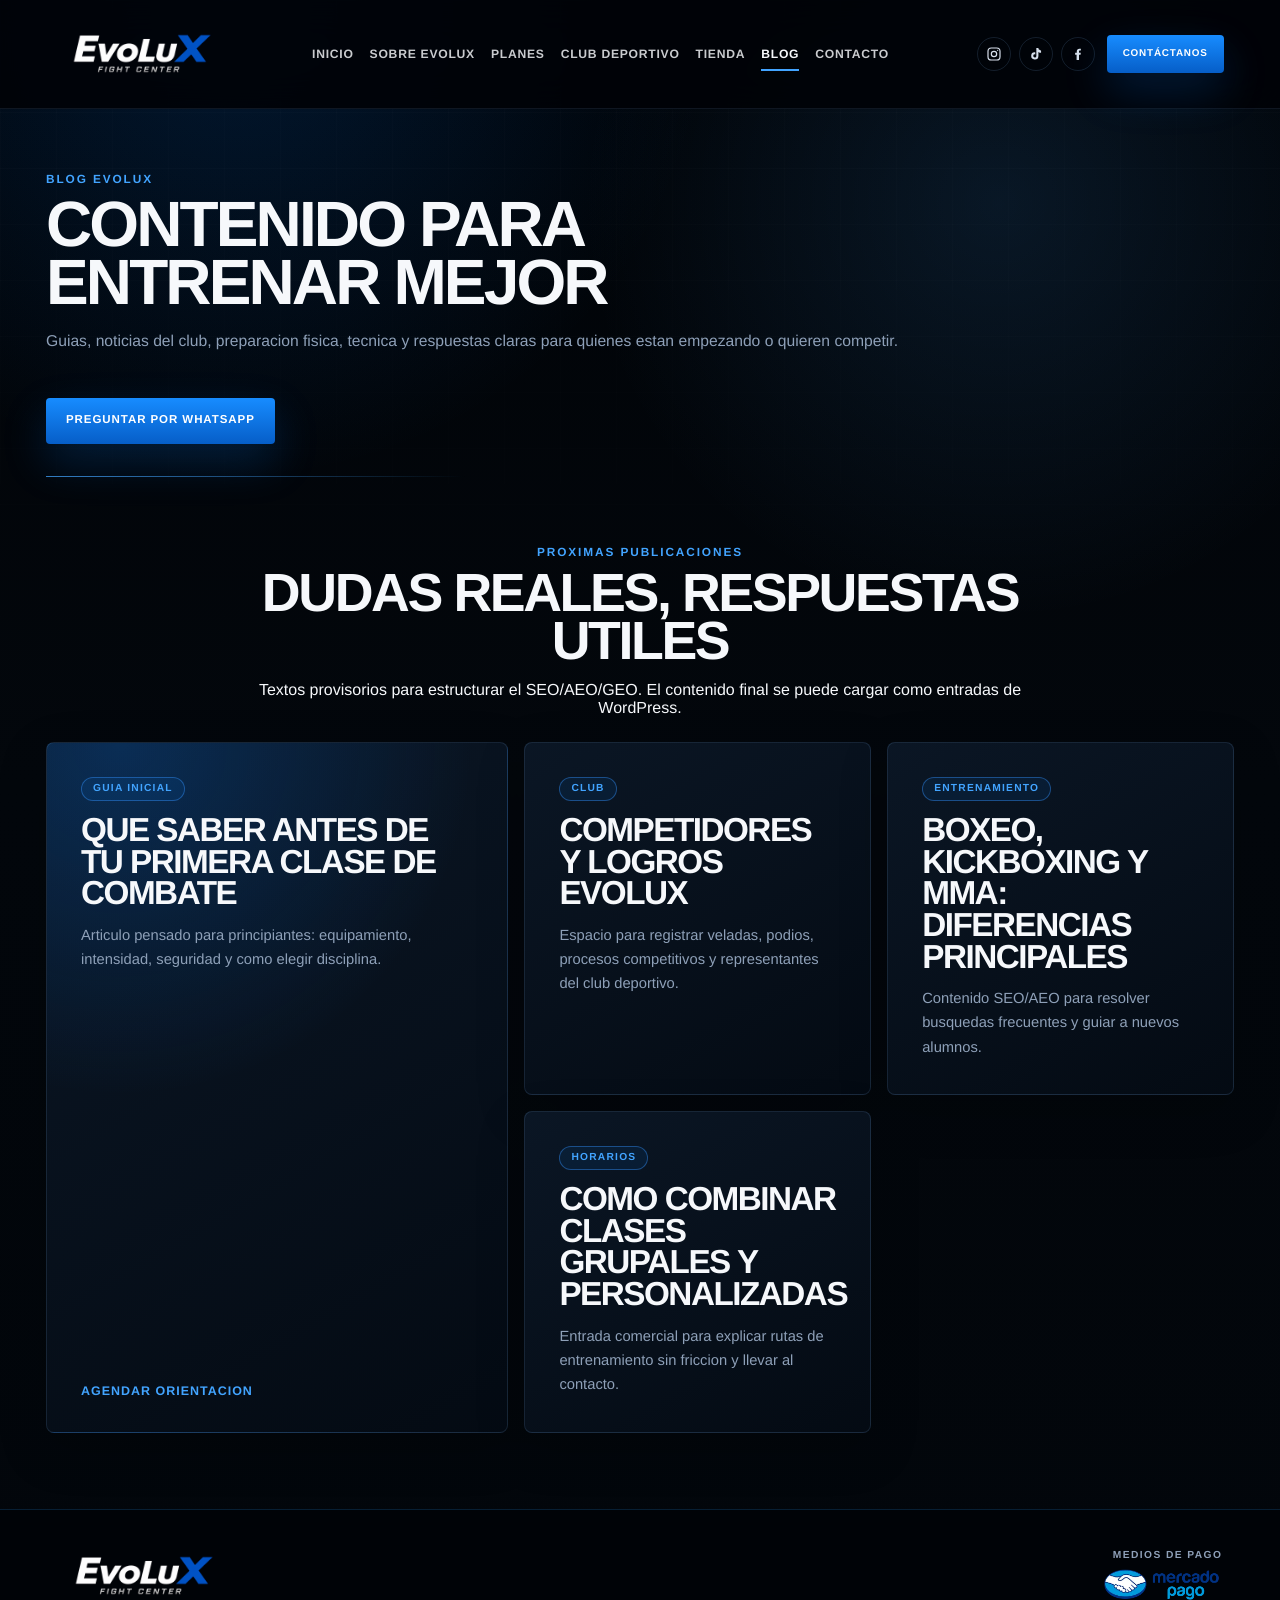
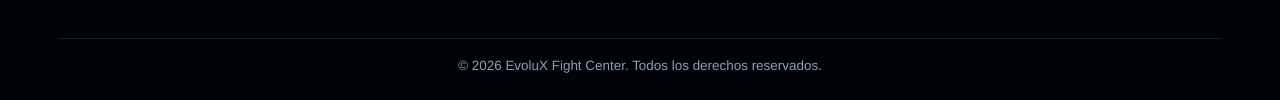
<file: pages/blog.html>
<!doctype html>
<html lang="es-CL">
  <head>
    <meta charset="UTF-8">
    <meta name="viewport" content="width=device-width, initial-scale=1">
    <meta name="robots" content="index, follow">
    <title>Blog | EvoluX Fight Center</title>
    <meta name="description" content="Consejos, noticias, competidores y contenido educativo de EvoluX Fight Center.">
    <link rel="canonical" href="https://evoluxfc.cl/blog/">
    <link rel="icon" type="image/svg+xml" href="../assets/images/brand/favicon.svg">
    <link rel="icon" type="image/png" href="../assets/images/brand/favicon.png">
    <meta name="theme-color" content="#03070c">
    <meta property="og:type" content="website">
    <meta property="og:site_name" content="EvoluX Fight Center">
    <meta property="og:title" content="Blog | EvoluX Fight Center">
    <meta property="og:description" content="Consejos, noticias, competidores y contenido educativo de EvoluX Fight Center.">
    <meta property="og:url" content="https://evoluxfc.cl/blog/">
    <meta property="og:image" content="https://evoluxfc.cl/assets/images/og-evolux.jpg">
    <meta property="og:image:width" content="1200">
    <meta property="og:image:height" content="630">
    <meta name="twitter:card" content="summary_large_image">
    <link rel="stylesheet" href="../styles.css">
  </head>
  <body>
    <header class="site-header">
      <a class="brand" href="../index.html" aria-label="Ir al inicio de EvoluX Fight Center">
        <img class="brand-logo" src="../assets/images/brand/evolux-logo.png" alt="EvoluX Fight Center" width="800" height="400" decoding="async">
      </a>
      <button class="menu-toggle" type="button" aria-label="Abrir menu" aria-controls="main-navigation" aria-expanded="false" data-menu-toggle>
        <span></span><span></span><span></span>
      </button>
      <nav class="main-nav" id="main-navigation" aria-label="Navegacion principal" data-nav>
        <a href="../index.html">Inicio</a>
        <a href="sobre-evolux.html">Sobre EvoluX</a>
        <a href="planes.html">Planes</a>
        <a href="https://latinoscrew.evoluxfc.cl/" target="_blank" rel="noreferrer">Club Deportivo</a>
        <a href="https://skx.evoluxfc.cl/" target="_blank" rel="noreferrer">Tienda</a>
        <a class="is-active" href="blog.html">Blog</a>
        <a href="contacto.html">Contacto</a>
      </nav>
      <div class="header-actions">
        
        <div class="header-social">
          <a class="social-link" href="https://www.instagram.com/evolux_fightcenter/" target="_blank" rel="noreferrer" aria-label="Instagram"><svg viewBox="0 0 24 24" fill="none" stroke="currentColor" stroke-width="1.8" stroke-linecap="round" stroke-linejoin="round" aria-hidden="true"><rect x="3" y="3" width="18" height="18" rx="5"/><circle cx="12" cy="12" r="4"/><circle cx="17.5" cy="6.5" r="0.9" fill="currentColor" stroke="none"/></svg></a>
          <a class="social-link" href="https://www.tiktok.com/@evoluxfightcenter" target="_blank" rel="noreferrer" aria-label="TikTok"><svg viewBox="0 0 24 24" fill="currentColor" aria-hidden="true"><path d="M16.6 5.8a4.3 4.3 0 0 1-1-2.8h-3.1v11.9a2.3 2.3 0 1 1-1.6-2.2V9.5a5.4 5.4 0 1 0 4.7 5.4V8.9a7 7 0 0 0 4 1.3V7a4.2 4.2 0 0 1-2-1.2z"/></svg></a>
          <a class="social-link" href="https://www.facebook.com/share/1CtwgqxWbV/" target="_blank" rel="noreferrer" aria-label="Facebook"><svg viewBox="0 0 24 24" fill="currentColor" aria-hidden="true"><path d="M13.5 21v-8h2.3l.4-2.9h-2.7V8.3c0-.8.3-1.4 1.5-1.4h1.3V4.3c-.6-.1-1.4-.2-2.3-.2-2.3 0-3.8 1.4-3.8 3.9v2.1H7.7V13h2.2v8z"/></svg></a>
        </div>
        <a class="header-cta" href="https://wa.me/56956289106?text=Hola%20EvoluX%2C%20quiero%20hacer%20una%20consulta" target="_blank" rel="noreferrer">Contáctanos</a>
      </div>
    </header>

    <main>
      <section class="page-hero section-shell page-hero--compact">
        <p class="eyebrow">Blog EvoluX</p>
        <h1>Contenido para entrenar mejor</h1>
        <p>Guias, noticias del club, preparacion fisica, tecnica y respuestas claras para quienes estan empezando o quieren competir.</p>
        <a class="button primary" href="https://wa.me/56956289106?text=Hola%20EvoluX%2C%20quiero%20resolver%20una%20duda%20sobre%20entrenamiento" target="_blank" rel="noreferrer">Preguntar por WhatsApp</a>
      </section>

      <section class="section-shell content-section" aria-labelledby="blog-title">
        <div class="section-heading centered">
          <p class="eyebrow">Proximas publicaciones</p>
          <h2 id="blog-title">Dudas reales, respuestas utiles</h2>
          <p>Textos provisorios para estructurar el SEO/AEO/GEO. El contenido final se puede cargar como entradas de WordPress.</p>
        </div>

        <div class="editorial-grid">
          <article class="editorial-card editorial-card--featured">
            <span class="content-badge">Guia inicial</span>
            <h3>Que saber antes de tu primera clase de combate</h3>
            <p>Articulo pensado para principiantes: equipamiento, intensidad, seguridad y como elegir disciplina.</p>
            <a href="contacto.html">Agendar orientacion</a>
          </article>
          <article class="editorial-card">
            <span class="content-badge">Club</span>
            <h3>Competidores y logros EvoluX</h3>
            <p>Espacio para registrar veladas, podios, procesos competitivos y representantes del club deportivo.</p>
          </article>
          <article class="editorial-card">
            <span class="content-badge">Entrenamiento</span>
            <h3>Boxeo, Kickboxing y MMA: diferencias principales</h3>
            <p>Contenido SEO/AEO para resolver busquedas frecuentes y guiar a nuevos alumnos.</p>
          </article>
          <article class="editorial-card">
            <span class="content-badge">Horarios</span>
            <h3>Como combinar clases grupales y personalizadas</h3>
            <p>Entrada comercial para explicar rutas de entrenamiento sin friccion y llevar al contacto.</p>
          </article>
        </div>
      </section>
    </main>

    <footer class="site-footer">
      <div class="footer-top">
        <a class="brand" href="../index.html"><img class="brand-logo" src="../assets/images/brand/evolux-logo.png" alt="EvoluX Fight Center" width="800" height="400" decoding="async"></a>
        <div class="footer-pay">
          <span>Medios de pago</span>
          <img src="../assets/images/medios-pago/mercadopago.webp" alt="MercadoPago" width="453" height="129" decoding="async" loading="lazy">
        </div>
      </div>
      <small class="footer-copy">&copy; 2026 EvoluX Fight Center. Todos los derechos reservados.</small>
    </footer>

    <script type="module" src="../assets/js/main.js"></script>
  </body>
</html>
</file>
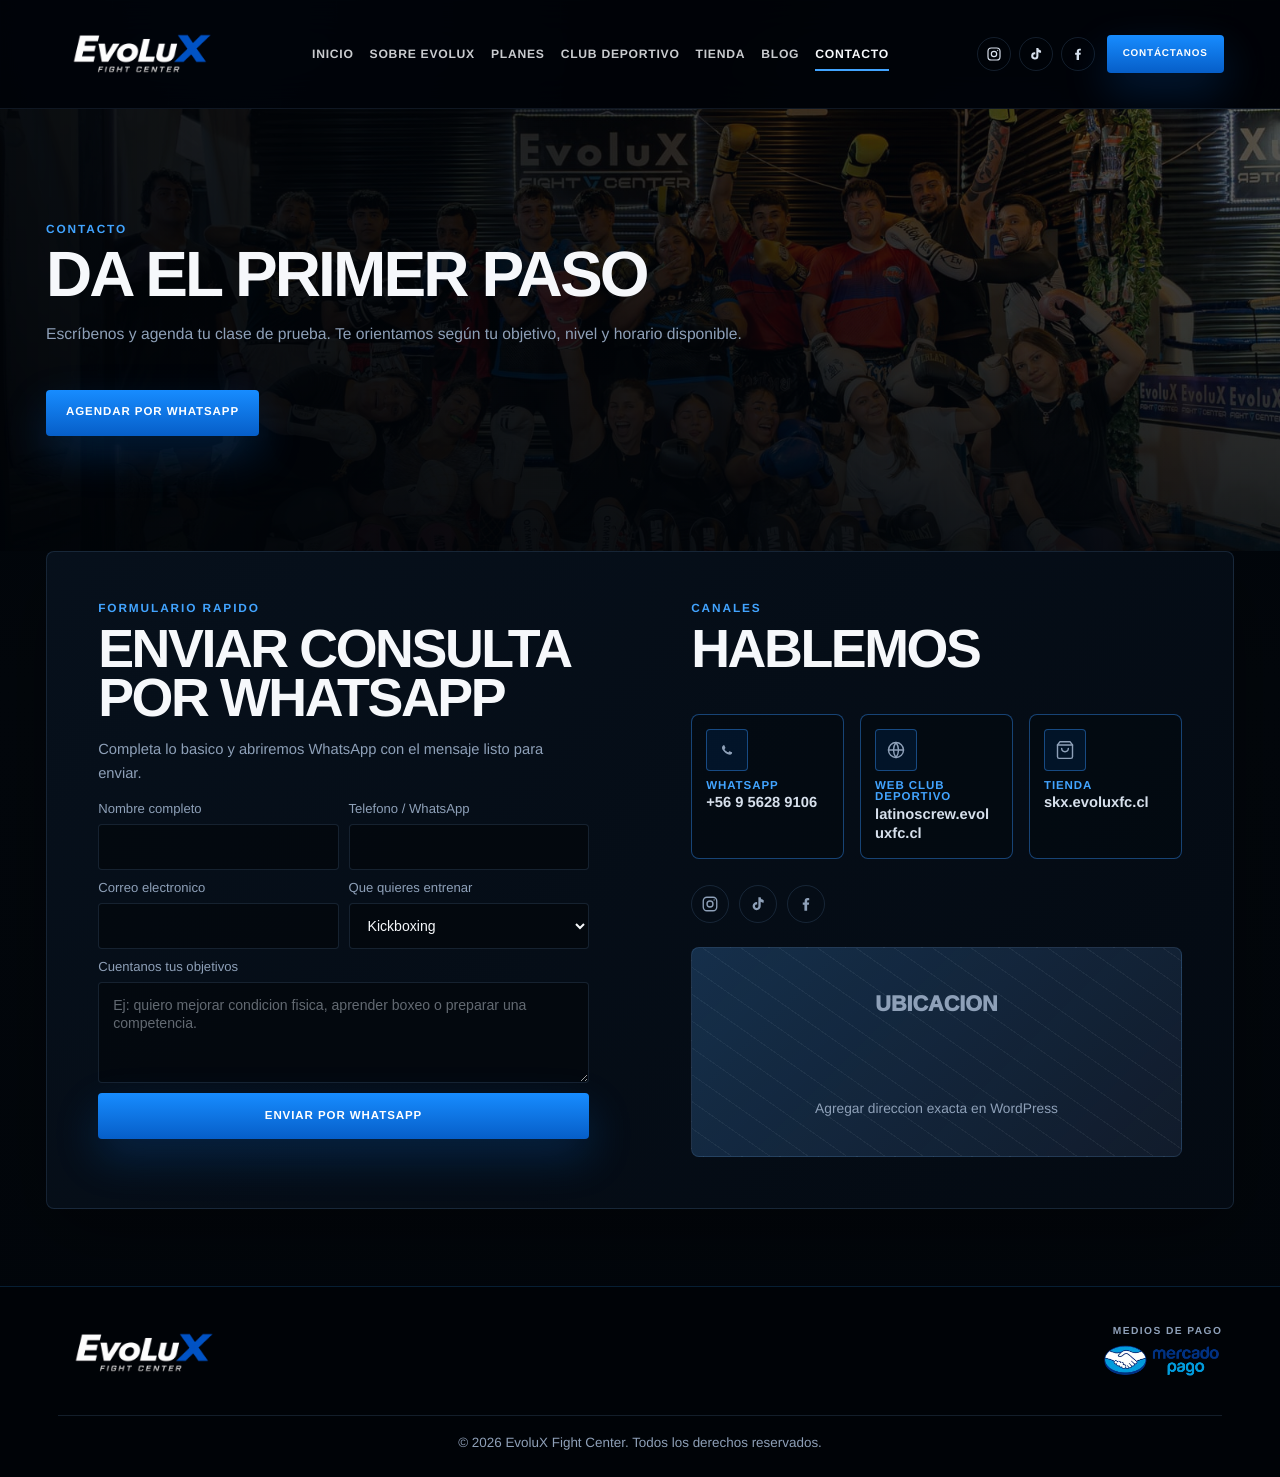
<file: pages/contacto.html>
<!doctype html>
<html lang="es-CL">
  <head>
    <meta charset="UTF-8">
    <meta name="viewport" content="width=device-width, initial-scale=1">
    <meta name="robots" content="index, follow">
    <title>Contacto | EvoluX Fight Center</title>
    <meta name="description" content="Contacta a EvoluX Fight Center por WhatsApp y agenda tu clase de prueba.">
    <link rel="canonical" href="https://evoluxfc.cl/contacto/">
    <link rel="icon" type="image/svg+xml" href="../assets/images/brand/favicon.svg">
    <link rel="icon" type="image/png" href="../assets/images/brand/favicon.png">
    <meta name="theme-color" content="#03070c">
    <meta property="og:type" content="website">
    <meta property="og:site_name" content="EvoluX Fight Center">
    <meta property="og:title" content="Contacto | EvoluX Fight Center">
    <meta property="og:description" content="Contacta a EvoluX Fight Center por WhatsApp y agenda tu clase de prueba.">
    <meta property="og:url" content="https://evoluxfc.cl/contacto/">
    <meta property="og:image" content="https://evoluxfc.cl/assets/images/og-evolux.jpg">
    <meta property="og:image:width" content="1200">
    <meta property="og:image:height" content="630">
    <meta name="twitter:card" content="summary_large_image">
    <link rel="stylesheet" href="../styles.css">
    <script type="application/ld+json">
      {
        "@context": "https://schema.org",
        "@type": "SportsActivityLocation",
        "name": "EvoluX Fight Center",
        "url": "https://evoluxfc.cl/contacto/",
        "telephone": "+56956289106",
        "sport": ["Boxing", "Kickboxing", "Mixed Martial Arts", "Wrestling", "Grappling"]
      }
    </script>
  </head>
  <body>
    <header class="site-header">
      <a class="brand" href="../index.html" aria-label="Ir al inicio de EvoluX Fight Center">
        <img class="brand-logo" src="../assets/images/brand/evolux-logo.png" alt="EvoluX Fight Center" width="800" height="400" decoding="async">
      </a>
      <button class="menu-toggle" type="button" aria-label="Abrir menu" aria-controls="main-navigation" aria-expanded="false" data-menu-toggle>
        <span></span><span></span><span></span>
      </button>
      <nav class="main-nav" id="main-navigation" aria-label="Navegacion principal" data-nav>
        <a href="../index.html">Inicio</a>
        <a href="sobre-evolux.html">Sobre EvoluX</a>
        <a href="planes.html">Planes</a>
        <a href="https://latinoscrew.evoluxfc.cl/" target="_blank" rel="noreferrer">Club Deportivo</a>
        <a href="https://skx.evoluxfc.cl/" target="_blank" rel="noreferrer">Tienda</a>
        <a href="blog.html">Blog</a>
        <a class="is-active" href="contacto.html">Contacto</a>
      </nav>
      <div class="header-actions">
        
        <div class="header-social">
          <a class="social-link" href="https://www.instagram.com/evolux_fightcenter/" target="_blank" rel="noreferrer" aria-label="Instagram"><svg viewBox="0 0 24 24" fill="none" stroke="currentColor" stroke-width="1.8" stroke-linecap="round" stroke-linejoin="round" aria-hidden="true"><rect x="3" y="3" width="18" height="18" rx="5"/><circle cx="12" cy="12" r="4"/><circle cx="17.5" cy="6.5" r="0.9" fill="currentColor" stroke="none"/></svg></a>
          <a class="social-link" href="https://www.tiktok.com/@evoluxfightcenter" target="_blank" rel="noreferrer" aria-label="TikTok"><svg viewBox="0 0 24 24" fill="currentColor" aria-hidden="true"><path d="M16.6 5.8a4.3 4.3 0 0 1-1-2.8h-3.1v11.9a2.3 2.3 0 1 1-1.6-2.2V9.5a5.4 5.4 0 1 0 4.7 5.4V8.9a7 7 0 0 0 4 1.3V7a4.2 4.2 0 0 1-2-1.2z"/></svg></a>
          <a class="social-link" href="https://www.facebook.com/share/1CtwgqxWbV/" target="_blank" rel="noreferrer" aria-label="Facebook"><svg viewBox="0 0 24 24" fill="currentColor" aria-hidden="true"><path d="M13.5 21v-8h2.3l.4-2.9h-2.7V8.3c0-.8.3-1.4 1.5-1.4h1.3V4.3c-.6-.1-1.4-.2-2.3-.2-2.3 0-3.8 1.4-3.8 3.9v2.1H7.7V13h2.2v8z"/></svg></a>
        </div>
        <a class="header-cta" href="https://wa.me/56956289106?text=Hola%20EvoluX%2C%20quiero%20hacer%20una%20consulta" target="_blank" rel="noreferrer">Contáctanos</a>
      </div>
    </header>

    <main>
      <section class="page-hero page-hero--banner">
        <img class="page-hero-bg" src="../assets/images/comunidad/evolux-equipo-03.jpg" alt="Comunidad EvoluX Fight Center" width="1600" height="1067" decoding="async" fetchpriority="high">
        <span class="page-hero-overlay" aria-hidden="true"></span>
        <div class="section-shell">
          <p class="eyebrow">Contacto</p>
          <h1>Da el primer paso</h1>
          <p>Escr&iacute;benos y agenda tu clase de prueba. Te orientamos seg&uacute;n tu objetivo, nivel y horario disponible.</p>
          <a class="button primary" href="https://wa.me/56956289106?text=Hola%20EvoluX%2C%20quiero%20hacer%20una%20consulta" target="_blank" rel="noreferrer">Agendar por WhatsApp</a>
        </div>
      </section>

      <section class="section-shell contact-section contact-section--page" aria-labelledby="contact-form-title">
        <div class="contact-card">
          <p class="eyebrow">Formulario rapido</p>
          <h2 id="contact-form-title">Enviar consulta por WhatsApp</h2>
          <p class="form-intro">Completa lo basico y abriremos WhatsApp con el mensaje listo para enviar.</p>
          <form class="lead-form" data-lead-form>
            <label>
              <span>Nombre completo</span>
              <input name="name" type="text" autocomplete="name" required>
            </label>
            <label>
              <span>Telefono / WhatsApp</span>
              <input name="phone" type="tel" autocomplete="tel" required>
            </label>
            <label>
              <span>Correo electronico</span>
              <input name="email" type="email" autocomplete="email">
            </label>
            <label>
              <span>Que quieres entrenar</span>
              <select name="discipline">
                <option>Kickboxing</option>
                <option>Boxeo</option>
                <option>Grappling</option>
                <option>Wrestling</option>
                <option>MMA</option>
                <option>No estoy seguro/a</option>
              </select>
            </label>
            <label class="full">
              <span>Cuentanos tus objetivos</span>
              <textarea name="goals" rows="4" placeholder="Ej: quiero mejorar condicion fisica, aprender boxeo o preparar una competencia."></textarea>
            </label>
            <button class="button primary" type="submit">Enviar por WhatsApp</button>
          </form>
        </div>

        <aside class="visit-card contact-aside">
          <p class="eyebrow">Canales</p>
          <h2>Hablemos</h2>
          <div class="visit-lines">
            <div class="visit-row">
              <span class="visit-icon"><svg viewBox="0 0 24 24" fill="currentColor" aria-hidden="true"><path d="M17.5 14.4c-.3-.15-1.77-.87-2.04-.97-.27-.1-.47-.15-.67.15-.2.3-.77.97-.94 1.17-.17.2-.35.22-.65.07-.3-.15-1.26-.46-2.4-1.48-.89-.79-1.49-1.77-1.66-2.07-.17-.3-.02-.46.13-.61.13-.13.3-.35.45-.52.15-.17.2-.3.3-.5.1-.2.05-.37-.02-.52-.07-.15-.67-1.62-.92-2.22-.24-.58-.49-.5-.67-.51h-.57c-.2 0-.52.07-.8.37-.27.3-1.04 1.02-1.04 2.48 0 1.46 1.07 2.88 1.22 3.08.15.2 2.1 3.2 5.08 4.49.71.31 1.26.49 1.69.62.71.23 1.36.2 1.87.12.57-.09 1.77-.72 2.02-1.42.25-.7.25-1.29.17-1.42-.07-.13-.27-.2-.57-.35z"/></svg></span>
              <div><strong>WhatsApp</strong><a href="https://wa.me/56956289106" target="_blank" rel="noreferrer">+56 9 5628 9106</a></div>
            </div>
            <div class="visit-row">
              <span class="visit-icon"><svg viewBox="0 0 24 24" fill="none" stroke="currentColor" stroke-width="1.7" stroke-linecap="round" stroke-linejoin="round" aria-hidden="true"><circle cx="12" cy="12" r="9"/><path d="M3 12h18"/><path d="M12 3a15 15 0 0 1 0 18 15 15 0 0 1 0-18z"/></svg></span>
              <div><strong>Web Club Deportivo</strong><a href="https://latinoscrew.evoluxfc.cl/" target="_blank" rel="noreferrer">latinoscrew.evoluxfc.cl</a></div>
            </div>
            <div class="visit-row">
              <span class="visit-icon"><svg viewBox="0 0 24 24" fill="none" stroke="currentColor" stroke-width="1.7" stroke-linecap="round" stroke-linejoin="round" aria-hidden="true"><path d="M6 2 3 6v14a2 2 0 0 0 2 2h14a2 2 0 0 0 2-2V6l-3-4z"/><path d="M3 6h18"/><path d="M16 10a4 4 0 0 1-8 0"/></svg></span>
              <div><strong>Tienda</strong><a href="https://skx.evoluxfc.cl/" target="_blank" rel="noreferrer">skx.evoluxfc.cl</a></div>
            </div>
          </div>
          <div class="social-links">
            <a class="social-link" href="https://www.instagram.com/evolux_fightcenter/" target="_blank" rel="noreferrer" aria-label="Instagram"><svg viewBox="0 0 24 24" fill="none" stroke="currentColor" stroke-width="1.8" stroke-linecap="round" stroke-linejoin="round" aria-hidden="true"><rect x="3" y="3" width="18" height="18" rx="5"/><circle cx="12" cy="12" r="4"/><circle cx="17.5" cy="6.5" r="0.9" fill="currentColor" stroke="none"/></svg></a>
            <a class="social-link" href="https://www.tiktok.com/@evoluxfightcenter" target="_blank" rel="noreferrer" aria-label="TikTok"><svg viewBox="0 0 24 24" fill="currentColor" aria-hidden="true"><path d="M16.6 5.8a4.3 4.3 0 0 1-1-2.8h-3.1v11.9a2.3 2.3 0 1 1-1.6-2.2V9.5a5.4 5.4 0 1 0 4.7 5.4V8.9a7 7 0 0 0 4 1.3V7a4.2 4.2 0 0 1-2-1.2z"/></svg></a>
            <a class="social-link" href="https://www.facebook.com/share/1CtwgqxWbV/" target="_blank" rel="noreferrer" aria-label="Facebook"><svg viewBox="0 0 24 24" fill="currentColor" aria-hidden="true"><path d="M13.5 21v-8h2.3l.4-2.9h-2.7V8.3c0-.8.3-1.4 1.5-1.4h1.3V4.3c-.6-.1-1.4-.2-2.3-.2-2.3 0-3.8 1.4-3.8 3.9v2.1H7.7V13h2.2v8z"/></svg></a>
          </div>
          <div class="map-placeholder" role="img" aria-label="Mapa referencial pendiente de reemplazo por ubicacion exacta">
            <span>Ubicacion</span>
            <small>Agregar direccion exacta en WordPress</small>
          </div>
        </aside>
      </section>
    </main>

    <footer class="site-footer">
      <div class="footer-top">
        <a class="brand" href="../index.html"><img class="brand-logo" src="../assets/images/brand/evolux-logo.png" alt="EvoluX Fight Center" width="800" height="400" decoding="async"></a>
        <div class="footer-pay">
          <span>Medios de pago</span>
          <img src="../assets/images/medios-pago/mercadopago.webp" alt="MercadoPago" width="453" height="129" decoding="async" loading="lazy">
        </div>
      </div>
      <small class="footer-copy">&copy; 2026 EvoluX Fight Center. Todos los derechos reservados.</small>
    </footer>

    <script type="module" src="../assets/js/main.js"></script>
  </body>
</html>
</file>
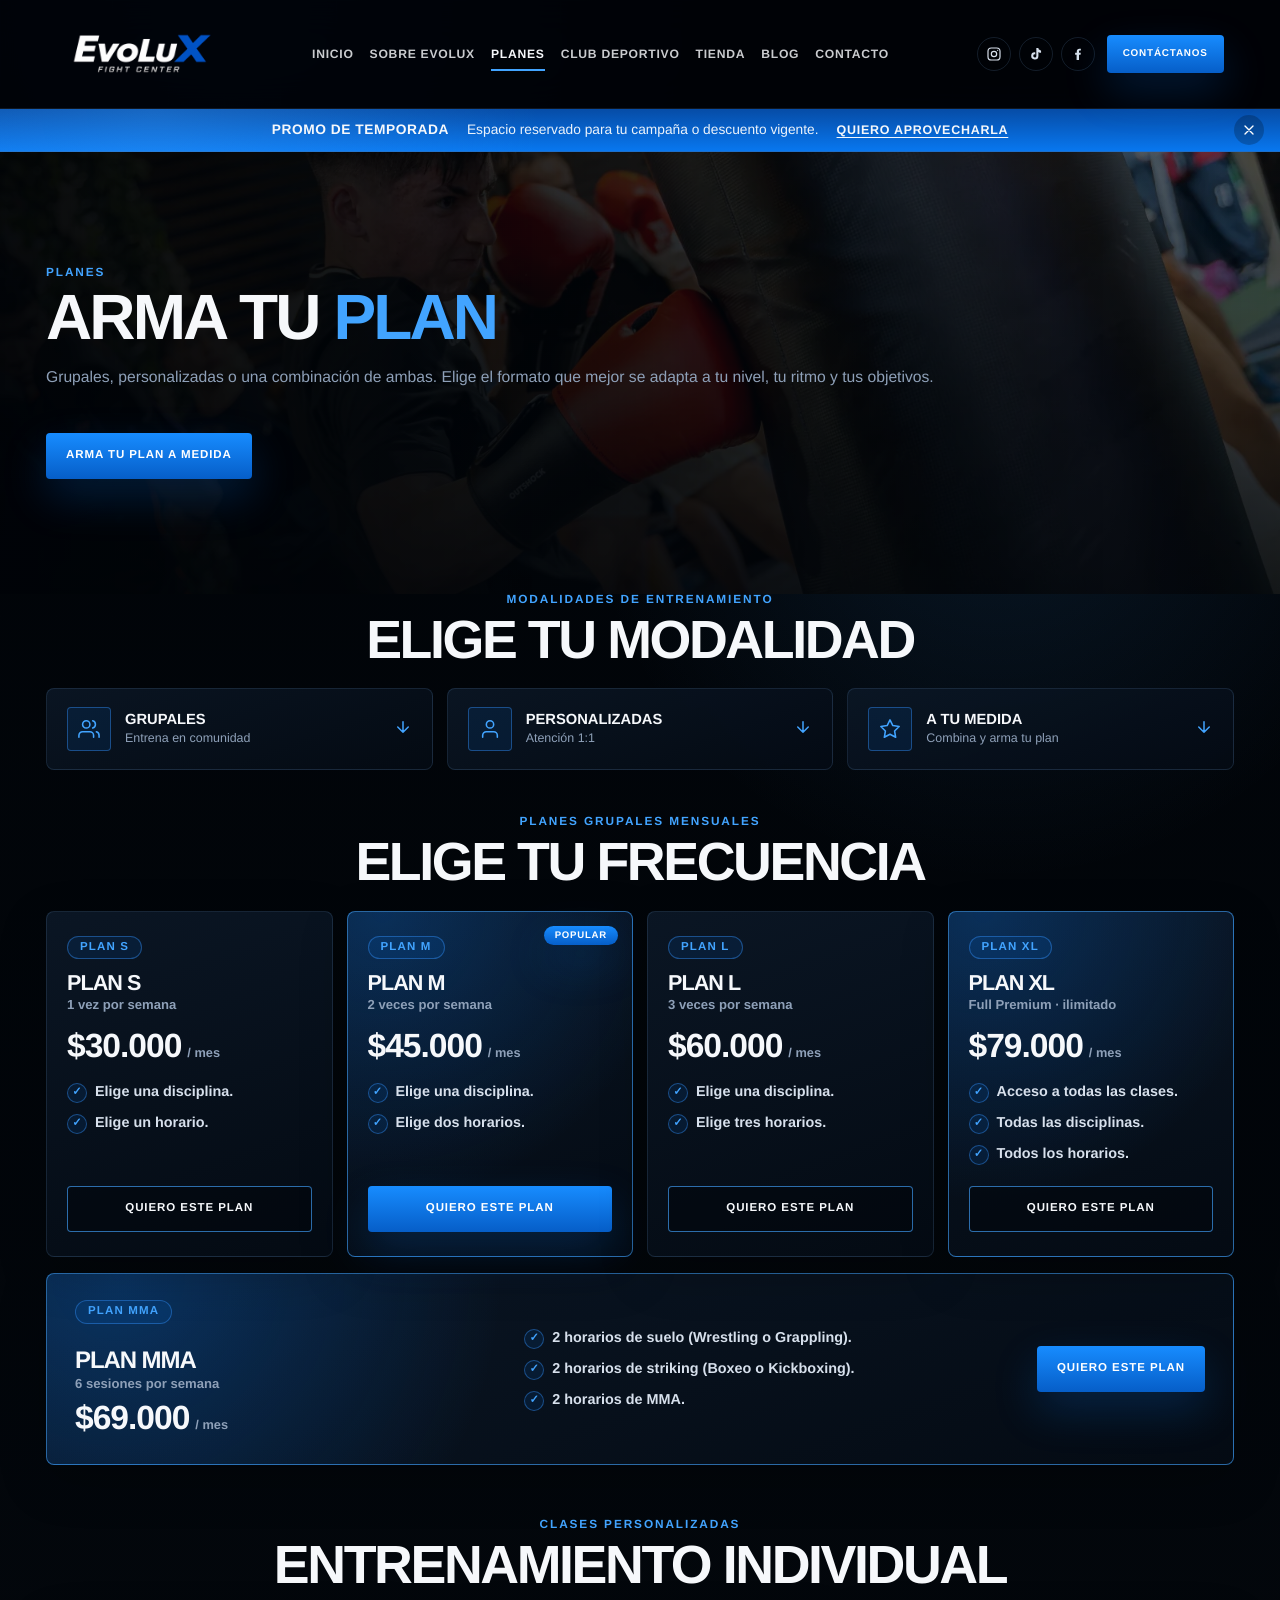
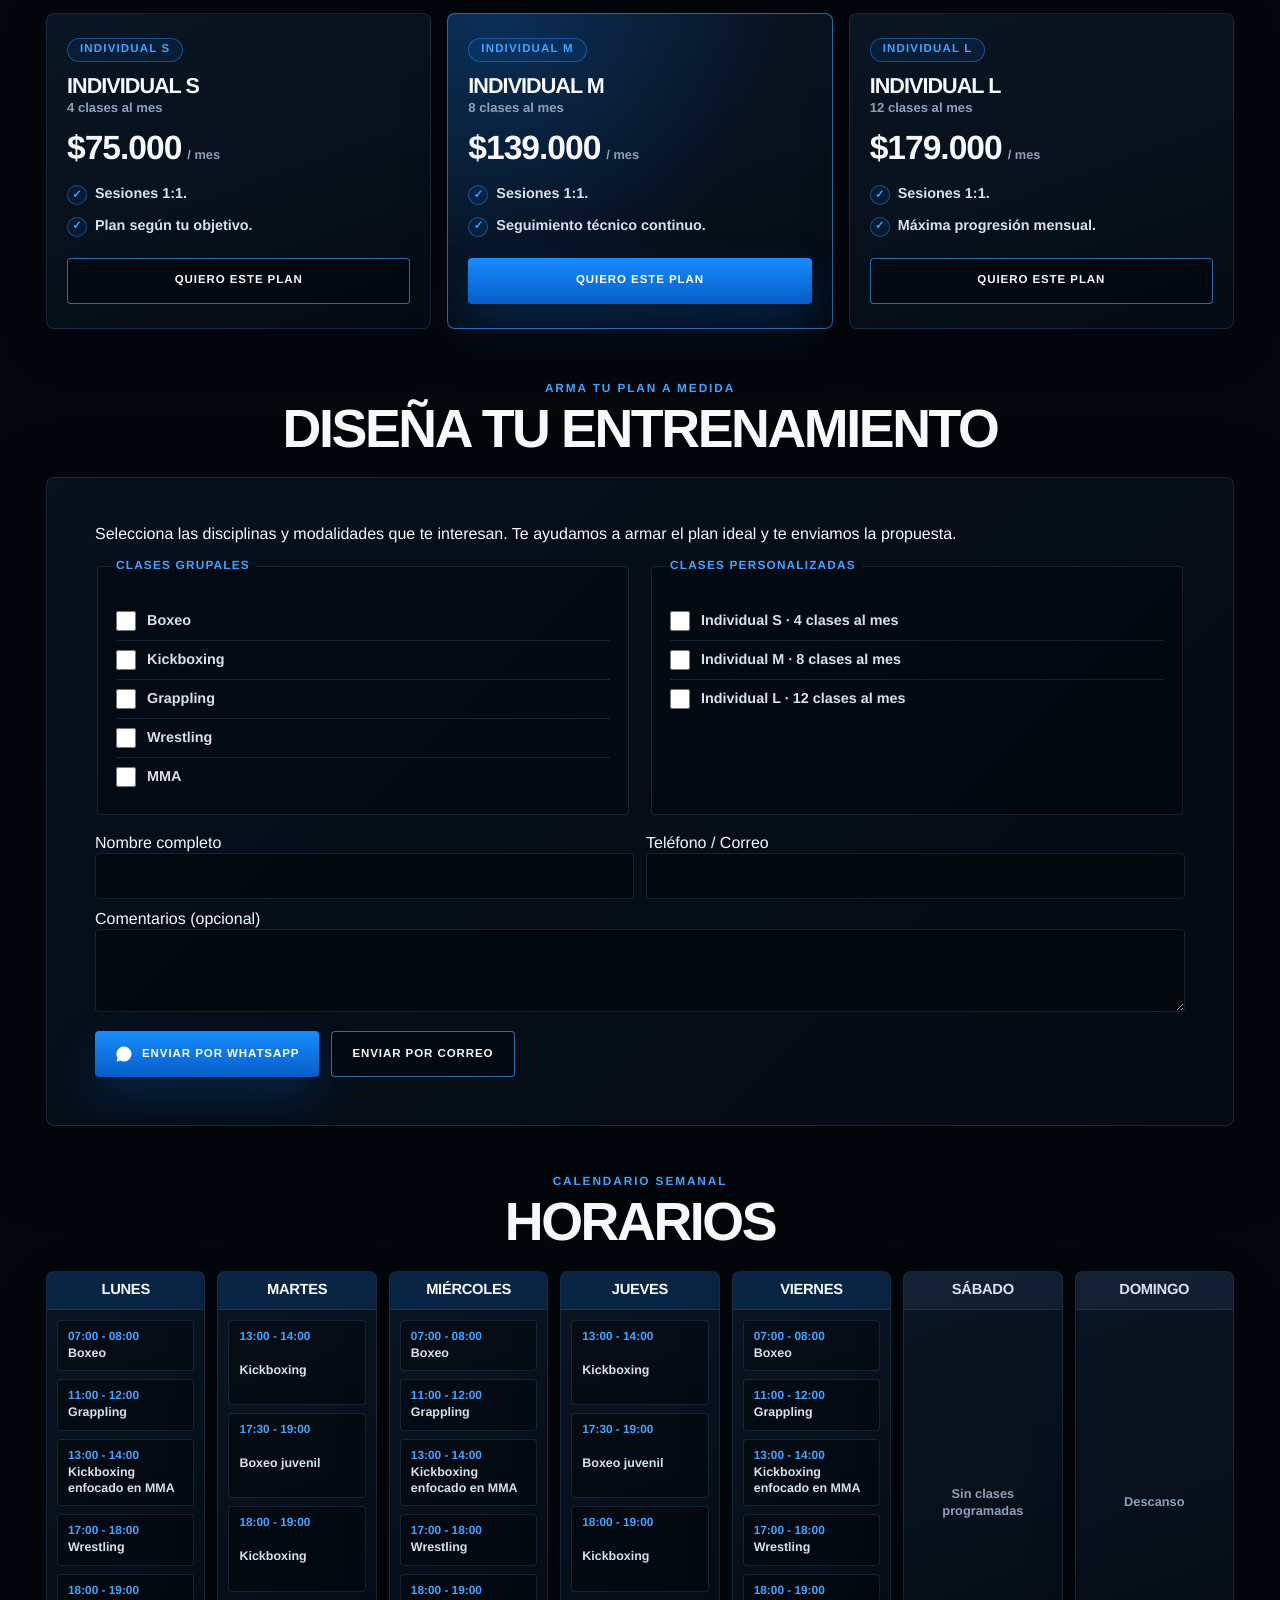
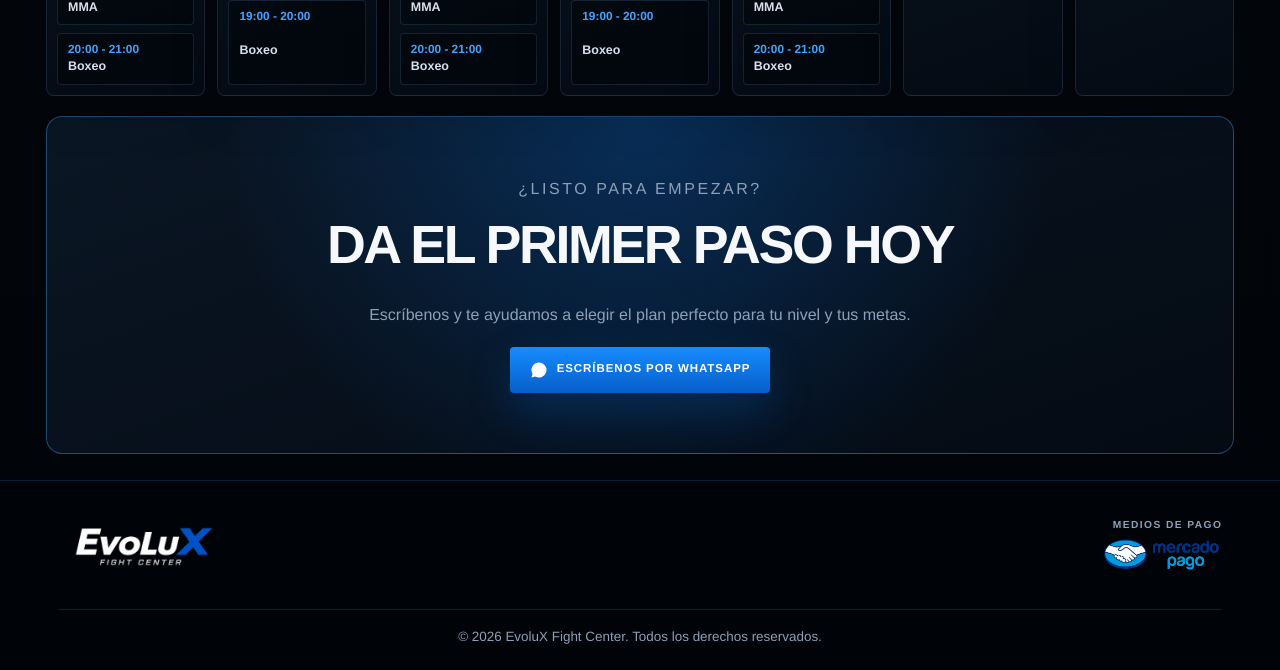
<file: pages/planes.html>
<!doctype html>
<html lang="es-CL">
  <head>
    <meta charset="utf-8">
    <meta name="viewport" content="width=device-width, initial-scale=1">
    <meta name="robots" content="index, follow">
    <link rel="stylesheet" href="../styles.css">
    <title>Planes y Modalidades | EvoluX Fight Center</title>
    <meta name="description" content="Planes grupales mensuales, clases personalizadas y planes a medida de Boxeo, Kickboxing, Grappling, Wrestling y MMA en EvoluX Fight Center.">
    <link rel="canonical" href="https://evoluxfc.cl/planes/">
    <link rel="icon" type="image/svg+xml" href="../assets/images/brand/favicon.svg">
    <link rel="icon" type="image/png" href="../assets/images/brand/favicon.png">
    <meta name="theme-color" content="#03070c">
    <meta property="og:type" content="website">
    <meta property="og:site_name" content="EvoluX Fight Center">
    <meta property="og:title" content="Planes y Modalidades | EvoluX Fight Center">
    <meta property="og:description" content="Planes grupales mensuales, clases personalizadas y planes a medida de Boxeo, Kickboxing, Grappling, Wrestling y MMA en EvoluX Fight Center.">
    <meta property="og:url" content="https://evoluxfc.cl/planes/">
    <meta property="og:image" content="https://evoluxfc.cl/assets/images/og-evolux.jpg">
    <meta property="og:image:width" content="1200">
    <meta property="og:image:height" content="630">
    <meta name="twitter:card" content="summary_large_image">
    <script type="application/ld+json">
      {
        "@context": "https://schema.org",
        "@type": "SportsActivityLocation",
        "name": "EvoluX Fight Center",
        "url": "https://evoluxfc.cl/",
        "telephone": "+56956289106",
        "sport": ["Kickboxing", "Boxeo", "Grappling", "Wrestling", "MMA"],
        "description": "Centro de entrenamiento de deportes de combate con planes grupales, personalizados y mixtos.",
        "openingHoursSpecification": [
          {"@type": "OpeningHoursSpecification", "dayOfWeek": ["Monday", "Wednesday", "Friday"], "opens": "07:00", "closes": "21:00"},
          {"@type": "OpeningHoursSpecification", "dayOfWeek": ["Tuesday", "Thursday"], "opens": "13:00", "closes": "20:00"}
        ]
      }
    </script>
  </head>
  <body>
    <header class="site-header" data-header>
      <a class="brand" href="../index.html" aria-label="EvoluX Fight Center">
        <img class="brand-logo" src="../assets/images/brand/evolux-logo.png" alt="EvoluX Fight Center" width="800" height="400" decoding="async">
      </a>

      <button class="menu-toggle" type="button" aria-label="Abrir menu" aria-controls="main-navigation" aria-expanded="false" data-menu-toggle>
        <span></span><span></span><span></span>
      </button>

      <nav class="main-nav" id="main-navigation" aria-label="Navegacion principal" data-nav>
        <a href="../index.html">Inicio</a>
        <a href="sobre-evolux.html">Sobre EvoluX</a>
        <a class="is-active" href="planes.html">Planes</a>
        <a href="https://latinoscrew.evoluxfc.cl/" target="_blank" rel="noreferrer">Club Deportivo</a>
        <a href="https://skx.evoluxfc.cl/" target="_blank" rel="noreferrer">Tienda</a>
        <a href="blog.html">Blog</a>
        <a href="contacto.html">Contacto</a>
      </nav>

      <div class="header-actions">
        
        <div class="header-social">
          <a class="social-link" href="https://www.instagram.com/evolux_fightcenter/" target="_blank" rel="noreferrer" aria-label="Instagram"><svg viewBox="0 0 24 24" fill="none" stroke="currentColor" stroke-width="1.8" stroke-linecap="round" stroke-linejoin="round" aria-hidden="true"><rect x="3" y="3" width="18" height="18" rx="5"/><circle cx="12" cy="12" r="4"/><circle cx="17.5" cy="6.5" r="0.9" fill="currentColor" stroke="none"/></svg></a>
          <a class="social-link" href="https://www.tiktok.com/@evoluxfightcenter" target="_blank" rel="noreferrer" aria-label="TikTok"><svg viewBox="0 0 24 24" fill="currentColor" aria-hidden="true"><path d="M16.6 5.8a4.3 4.3 0 0 1-1-2.8h-3.1v11.9a2.3 2.3 0 1 1-1.6-2.2V9.5a5.4 5.4 0 1 0 4.7 5.4V8.9a7 7 0 0 0 4 1.3V7a4.2 4.2 0 0 1-2-1.2z"/></svg></a>
          <a class="social-link" href="https://www.facebook.com/share/1CtwgqxWbV/" target="_blank" rel="noreferrer" aria-label="Facebook"><svg viewBox="0 0 24 24" fill="currentColor" aria-hidden="true"><path d="M13.5 21v-8h2.3l.4-2.9h-2.7V8.3c0-.8.3-1.4 1.5-1.4h1.3V4.3c-.6-.1-1.4-.2-2.3-.2-2.3 0-3.8 1.4-3.8 3.9v2.1H7.7V13h2.2v8z"/></svg></a>
        </div>
        <a class="header-cta" href="https://wa.me/56956289106?text=Hola%20EvoluX%2C%20quiero%20hacer%20una%20consulta" target="_blank" rel="noreferrer">Contáctanos</a>
      </div>
    </header>

    <main>
      <aside class="promo-banner" data-promo-banner>
        <strong>Promo de temporada</strong>
        <span>Espacio reservado para tu campa&ntilde;a o descuento vigente.</span>
        <a href="https://wa.me/56956289106?text=Hola%20EvoluX%2C%20quiero%20aprovechar%20la%20promoci%C3%B3n" target="_blank" rel="noreferrer">Quiero aprovecharla</a>
        <button class="promo-close" type="button" aria-label="Cerrar promoci&oacute;n" data-promo-close>
          <svg viewBox="0 0 24 24" fill="none" stroke="currentColor" stroke-width="2" stroke-linecap="round" aria-hidden="true"><path d="M6 6l12 12M18 6L6 18"/></svg>
        </button>
      </aside>

      <section class="page-hero page-hero--banner">
        <img class="page-hero-bg" src="../assets/images/hero/evolux-boxeo-banner-01.webp" alt="Entrenamiento de boxeo en EvoluX Fight Center" width="1600" height="1067" decoding="async" fetchpriority="high">
        <span class="page-hero-overlay" aria-hidden="true"></span>
        <div class="section-shell">
          <p class="eyebrow">Planes</p>
          <h1>Arma tu <span>plan</span></h1>
          <p>Grupales, personalizadas o una combinaci&oacute;n de ambas. Elige el formato que mejor se adapta a tu nivel, tu ritmo y tus objetivos.</p>
          <a class="button primary" href="#arma-tu-plan">Arma tu plan a medida</a>
        </div>
      </section>

            <section class="section-shell modalities-nav">
        <div class="section-heading centered">
          <p class="eyebrow">Modalidades de entrenamiento</p>
          <h2>Elige tu modalidad</h2>
        </div>
        <div class="modality-links">
          <a class="modality-link" href="#planes-grupales">
            <span class="modality-icon"><svg viewBox="0 0 24 24" fill="none" stroke="currentColor" stroke-width="1.7" stroke-linecap="round" stroke-linejoin="round" aria-hidden="true"><path d="M17 21v-2a4 4 0 0 0-4-4H5a4 4 0 0 0-4 4v2"/><circle cx="9" cy="7" r="4"/><path d="M23 21v-2a4 4 0 0 0-3-3.87"/><path d="M16 3.13a4 4 0 0 1 0 7.75"/></svg></span>
            <span class="modality-text"><strong>Grupales</strong><span>Entrena en comunidad</span></span>
            <span class="modality-arrow" aria-hidden="true"><svg viewBox="0 0 24 24" fill="none" stroke="currentColor" stroke-width="2" stroke-linecap="round" stroke-linejoin="round"><path d="M12 5v14M5 12l7 7 7-7"/></svg></span>
          </a>
          <a class="modality-link" href="#personalizadas">
            <span class="modality-icon"><svg viewBox="0 0 24 24" fill="none" stroke="currentColor" stroke-width="1.7" stroke-linecap="round" stroke-linejoin="round" aria-hidden="true"><path d="M20 21v-2a4 4 0 0 0-4-4H8a4 4 0 0 0-4 4v2"/><circle cx="12" cy="7" r="4"/></svg></span>
            <span class="modality-text"><strong>Personalizadas</strong><span>Atenci&oacute;n 1:1</span></span>
            <span class="modality-arrow" aria-hidden="true"><svg viewBox="0 0 24 24" fill="none" stroke="currentColor" stroke-width="2" stroke-linecap="round" stroke-linejoin="round"><path d="M12 5v14M5 12l7 7 7-7"/></svg></span>
          </a>
          <a class="modality-link" href="#arma-tu-plan">
            <span class="modality-icon"><svg viewBox="0 0 24 24" fill="none" stroke="currentColor" stroke-width="1.7" stroke-linecap="round" stroke-linejoin="round" aria-hidden="true"><polygon points="12 2 15.09 8.26 22 9.27 17 14.14 18.18 21.02 12 17.77 5.82 21.02 7 14.14 2 9.27 8.91 8.26 12 2"/></svg></span>
            <span class="modality-text"><strong>A tu medida</strong><span>Combina y arma tu plan</span></span>
            <span class="modality-arrow" aria-hidden="true"><svg viewBox="0 0 24 24" fill="none" stroke="currentColor" stroke-width="2" stroke-linecap="round" stroke-linejoin="round"><path d="M12 5v14M5 12l7 7 7-7"/></svg></span>
          </a>
        </div>
      </section>

      <section class="section-shell planes-block" id="planes-grupales">
        <div class="section-heading centered">
          <p class="eyebrow">Planes grupales mensuales</p>
          <h2>Elige tu frecuencia</h2>
        </div>
                <div class="plan-slider plan-slider--4">
          <article class="price-card">
            <span class="price-card__badge">Plan S</span>
            <h3>Plan S</h3>
            <p class="price-card__freq">1 vez por semana</p>
            <p class="price-card__price">$30.000 <small>/ mes</small></p>
            <ul class="clean-list"><li>Elige una disciplina.</li><li>Elige un horario.</li></ul>
            <a class="button ghost" href="https://wa.me/56956289106?text=Hola%20EvoluX%2C%20quiero%20el%20Plan%20S%20grupal" target="_blank" rel="noreferrer">Quiero este plan</a>
          </article>
          <article class="price-card price-card--featured">
            <span class="price-card__tag">Popular</span>
            <span class="price-card__badge">Plan M</span>
            <h3>Plan M</h3>
            <p class="price-card__freq">2 veces por semana</p>
            <p class="price-card__price">$45.000 <small>/ mes</small></p>
            <ul class="clean-list"><li>Elige una disciplina.</li><li>Elige dos horarios.</li></ul>
            <a class="button primary" href="https://wa.me/56956289106?text=Hola%20EvoluX%2C%20quiero%20el%20Plan%20M%20grupal" target="_blank" rel="noreferrer">Quiero este plan</a>
          </article>
          <article class="price-card">
            <span class="price-card__badge">Plan L</span>
            <h3>Plan L</h3>
            <p class="price-card__freq">3 veces por semana</p>
            <p class="price-card__price">$60.000 <small>/ mes</small></p>
            <ul class="clean-list"><li>Elige una disciplina.</li><li>Elige tres horarios.</li></ul>
            <a class="button ghost" href="https://wa.me/56956289106?text=Hola%20EvoluX%2C%20quiero%20el%20Plan%20L%20grupal" target="_blank" rel="noreferrer">Quiero este plan</a>
          </article>
          <article class="price-card price-card--featured">
            <span class="price-card__badge">Plan XL</span>
            <h3>Plan XL</h3>
            <p class="price-card__freq">Full Premium &middot; ilimitado</p>
            <p class="price-card__price">$79.000 <small>/ mes</small></p>
            <ul class="clean-list"><li>Acceso a todas las clases.</li><li>Todas las disciplinas.</li><li>Todos los horarios.</li></ul>
            <a class="button ghost" href="https://wa.me/56956289106?text=Hola%20EvoluX%2C%20quiero%20el%20Plan%20XL%20Full%20Premium" target="_blank" rel="noreferrer">Quiero este plan</a>
          </article>
        </div>
        <article class="mma-card">
          <div class="mma-card__info">
            <span class="price-card__badge">Plan MMA</span>
            <h3>Plan MMA</h3>
            <p class="price-card__freq">6 sesiones por semana</p>
            <p class="price-card__price">$69.000 <small>/ mes</small></p>
          </div>
          <ul class="clean-list mma-card__features"><li>2 horarios de suelo (Wrestling o Grappling).</li><li>2 horarios de striking (Boxeo o Kickboxing).</li><li>2 horarios de MMA.</li></ul>
          <a class="button primary mma-card__cta" href="https://wa.me/56956289106?text=Hola%20EvoluX%2C%20quiero%20el%20Plan%20MMA" target="_blank" rel="noreferrer">Quiero este plan</a>
        </article>
      </section>

      <section class="section-shell planes-block" id="personalizadas">
        <div class="section-heading centered">
          <p class="eyebrow">Clases personalizadas</p>
          <h2>Entrenamiento individual</h2>
        </div>
        <div class="price-grid">
          <article class="price-card">
            <span class="price-card__badge">Individual S</span>
            <h3>Individual S</h3>
            <p class="price-card__freq">4 clases al mes</p>
            <p class="price-card__price">$75.000 <small>/ mes</small></p>
            <ul class="clean-list"><li>Sesiones 1:1.</li><li>Plan seg&uacute;n tu objetivo.</li></ul>
            <a class="button ghost" href="https://wa.me/56956289106?text=Hola%20EvoluX%2C%20quiero%20el%20plan%20Individual%20S" target="_blank" rel="noreferrer">Quiero este plan</a>
          </article>
          <article class="price-card price-card--featured">
            <span class="price-card__badge">Individual M</span>
            <h3>Individual M</h3>
            <p class="price-card__freq">8 clases al mes</p>
            <p class="price-card__price">$139.000 <small>/ mes</small></p>
            <ul class="clean-list"><li>Sesiones 1:1.</li><li>Seguimiento t&eacute;cnico continuo.</li></ul>
            <a class="button primary" href="https://wa.me/56956289106?text=Hola%20EvoluX%2C%20quiero%20el%20plan%20Individual%20M" target="_blank" rel="noreferrer">Quiero este plan</a>
          </article>
          <article class="price-card">
            <span class="price-card__badge">Individual L</span>
            <h3>Individual L</h3>
            <p class="price-card__freq">12 clases al mes</p>
            <p class="price-card__price">$179.000 <small>/ mes</small></p>
            <ul class="clean-list"><li>Sesiones 1:1.</li><li>M&aacute;xima progresi&oacute;n mensual.</li></ul>
            <a class="button ghost" href="https://wa.me/56956289106?text=Hola%20EvoluX%2C%20quiero%20el%20plan%20Individual%20L" target="_blank" rel="noreferrer">Quiero este plan</a>
          </article>
        </div>
      </section>

      <section class="section-shell planes-block" id="arma-tu-plan">
        <div class="section-heading centered">
          <p class="eyebrow">Arma tu plan a medida</p>
          <h2>Dise&ntilde;a tu entrenamiento</h2>
        </div>
        <div class="builder-card">
          <form class="plan-builder" data-plan-form>
            <p class="builder-intro">Selecciona las disciplinas y modalidades que te interesan. Te ayudamos a armar el plan ideal y te enviamos la propuesta.</p>
            <div class="builder-groups">
              <fieldset class="builder-group">
                <legend>Clases grupales</legend>
                <label class="check-option"><input type="checkbox" name="grupal" value="Boxeo"> Boxeo</label>
                <label class="check-option"><input type="checkbox" name="grupal" value="Kickboxing"> Kickboxing</label>
                <label class="check-option"><input type="checkbox" name="grupal" value="Grappling"> Grappling</label>
                <label class="check-option"><input type="checkbox" name="grupal" value="Wrestling"> Wrestling</label>
                <label class="check-option"><input type="checkbox" name="grupal" value="MMA"> MMA</label>
              </fieldset>
              <fieldset class="builder-group">
                <legend>Clases personalizadas</legend>
                <label class="check-option"><input type="checkbox" name="personalizada" value="Individual S (4/mes)"> Individual S &middot; 4 clases al mes</label>
                <label class="check-option"><input type="checkbox" name="personalizada" value="Individual M (8/mes)"> Individual M &middot; 8 clases al mes</label>
                <label class="check-option"><input type="checkbox" name="personalizada" value="Individual L (12/mes)"> Individual L &middot; 12 clases al mes</label>
              </fieldset>
            </div>
            <div class="builder-fields">
              <label><span>Nombre completo</span><input name="name" type="text" autocomplete="name" required></label>
              <label><span>Tel&eacute;fono / Correo</span><input name="contact" type="text" autocomplete="tel" required></label>
              <label class="full"><span>Comentarios (opcional)</span><textarea name="notes" rows="3"></textarea></label>
            </div>
            <div class="builder-actions">
              <button class="button primary" type="submit" data-channel="whatsapp">
                <svg class="btn-icon" viewBox="0 0 24 24" fill="currentColor" aria-hidden="true"><path d="M17.5 14.4c-.3-.15-1.77-.87-2.04-.97-.27-.1-.47-.15-.67.15-.2.3-.77.97-.94 1.17-.17.2-.35.22-.65.07-.3-.15-1.26-.46-2.4-1.48-.89-.79-1.49-1.77-1.66-2.07-.17-.3-.02-.46.13-.61.13-.13.3-.35.45-.52.15-.17.2-.3.3-.5.1-.2.05-.37-.02-.52-.07-.15-.67-1.62-.92-2.22-.24-.58-.49-.5-.67-.51h-.57c-.2 0-.52.07-.8.37-.27.3-1.04 1.02-1.04 2.48 0 1.46 1.07 2.88 1.22 3.08.15.2 2.1 3.2 5.08 4.49.71.31 1.26.49 1.69.62.71.23 1.36.2 1.87.12.57-.09 1.77-.72 2.02-1.42.25-.7.25-1.29.17-1.42-.07-.13-.27-.2-.57-.35zM12 2a10 10 0 0 0-8.6 15.1L2 22l4.99-1.31A10 10 0 1 0 12 2z"/></svg>
                Enviar por WhatsApp
              </button>
              <button class="button ghost" type="submit" data-channel="email">Enviar por correo</button>
            </div>
          </form>
        </div>
      </section>
      
      <section class="section-shell schedule-section" id="horarios">
        <div class="section-heading centered"><p class="eyebrow">Calendario semanal</p><h2>Horarios</h2></div>
        <div class="week-grid">
          <article class="day-card">
            <h3 class="day-name">Lunes</h3>
            <ul class="day-slots">
              <li><time>07:00 - 08:00</time><span>Boxeo</span></li>
              <li><time>11:00 - 12:00</time><span>Grappling</span></li>
              <li><time>13:00 - 14:00</time><span>Kickboxing enfocado en MMA</span></li>
              <li><time>17:00 - 18:00</time><span>Wrestling</span></li>
              <li><time>18:00 - 19:00</time><span>MMA</span></li>
              <li><time>20:00 - 21:00</time><span>Boxeo</span></li>
            </ul>
          </article>
          <article class="day-card">
            <h3 class="day-name">Martes</h3>
            <ul class="day-slots">
              <li><time>13:00 - 14:00</time><span>Kickboxing</span></li>
              <li><time>17:30 - 19:00</time><span>Boxeo juvenil</span></li>
              <li><time>18:00 - 19:00</time><span>Kickboxing</span></li>
              <li><time>19:00 - 20:00</time><span>Boxeo</span></li>
            </ul>
          </article>
          <article class="day-card">
            <h3 class="day-name">Mi&eacute;rcoles</h3>
            <ul class="day-slots">
              <li><time>07:00 - 08:00</time><span>Boxeo</span></li>
              <li><time>11:00 - 12:00</time><span>Grappling</span></li>
              <li><time>13:00 - 14:00</time><span>Kickboxing enfocado en MMA</span></li>
              <li><time>17:00 - 18:00</time><span>Wrestling</span></li>
              <li><time>18:00 - 19:00</time><span>MMA</span></li>
              <li><time>20:00 - 21:00</time><span>Boxeo</span></li>
            </ul>
          </article>
          <article class="day-card">
            <h3 class="day-name">Jueves</h3>
            <ul class="day-slots">
              <li><time>13:00 - 14:00</time><span>Kickboxing</span></li>
              <li><time>17:30 - 19:00</time><span>Boxeo juvenil</span></li>
              <li><time>18:00 - 19:00</time><span>Kickboxing</span></li>
              <li><time>19:00 - 20:00</time><span>Boxeo</span></li>
            </ul>
          </article>
          <article class="day-card">
            <h3 class="day-name">Viernes</h3>
            <ul class="day-slots">
              <li><time>07:00 - 08:00</time><span>Boxeo</span></li>
              <li><time>11:00 - 12:00</time><span>Grappling</span></li>
              <li><time>13:00 - 14:00</time><span>Kickboxing enfocado en MMA</span></li>
              <li><time>17:00 - 18:00</time><span>Wrestling</span></li>
              <li><time>18:00 - 19:00</time><span>MMA</span></li>
              <li><time>20:00 - 21:00</time><span>Boxeo</span></li>
            </ul>
          </article>
          <article class="day-card day-card--rest">
            <h3 class="day-name">S&aacute;bado</h3>
            <p class="day-rest">Sin clases programadas</p>
          </article>
          <article class="day-card day-card--rest">
            <h3 class="day-name">Domingo</h3>
            <p class="day-rest">Descanso</p>
          </article>
        </div>
      </section>


      <section class="section-shell">
        <div class="cta-band">
          <p class="eyebrow">&iquest;Listo para empezar?</p>
          <h2>Da el primer paso hoy</h2>
          <p>Escr&iacute;benos y te ayudamos a elegir el plan perfecto para tu nivel y tus metas.</p>
          <a class="button primary" href="https://wa.me/56956289106?text=Hola%20EvoluX%2C%20quiero%20entrenar%20con%20ustedes" target="_blank" rel="noreferrer">
            <svg class="btn-icon" viewBox="0 0 24 24" fill="currentColor" aria-hidden="true"><path d="M17.5 14.4c-.3-.15-1.77-.87-2.04-.97-.27-.1-.47-.15-.67.15-.2.3-.77.97-.94 1.17-.17.2-.35.22-.65.07-.3-.15-1.26-.46-2.4-1.48-.89-.79-1.49-1.77-1.66-2.07-.17-.3-.02-.46.13-.61.13-.13.3-.35.45-.52.15-.17.2-.3.3-.5.1-.2.05-.37-.02-.52-.07-.15-.67-1.62-.92-2.22-.24-.58-.49-.5-.67-.51h-.57c-.2 0-.52.07-.8.37-.27.3-1.04 1.02-1.04 2.48 0 1.46 1.07 2.88 1.22 3.08.15.2 2.1 3.2 5.08 4.49.71.31 1.26.49 1.69.62.71.23 1.36.2 1.87.12.57-.09 1.77-.72 2.02-1.42.25-.7.25-1.29.17-1.42-.07-.13-.27-.2-.57-.35zM12 2a10 10 0 0 0-8.6 15.1L2 22l4.99-1.31A10 10 0 1 0 12 2z"/></svg>
            Escr&iacute;benos por WhatsApp
          </a>
        </div>
      </section>
    </main>

    <footer class="site-footer">
      <div class="footer-top">
        <a class="brand" href="../index.html"><img class="brand-logo" src="../assets/images/brand/evolux-logo.png" alt="EvoluX Fight Center" width="800" height="400" decoding="async"></a>
        <div class="footer-pay">
          <span>Medios de pago</span>
          <img src="../assets/images/medios-pago/mercadopago.webp" alt="MercadoPago" width="453" height="129" decoding="async" loading="lazy">
        </div>
      </div>
      <small class="footer-copy">&copy; 2026 EvoluX Fight Center. Todos los derechos reservados.</small>
    </footer>
    <script type="module" src="../assets/js/main.js"></script>
  </body>
</html>
</file>
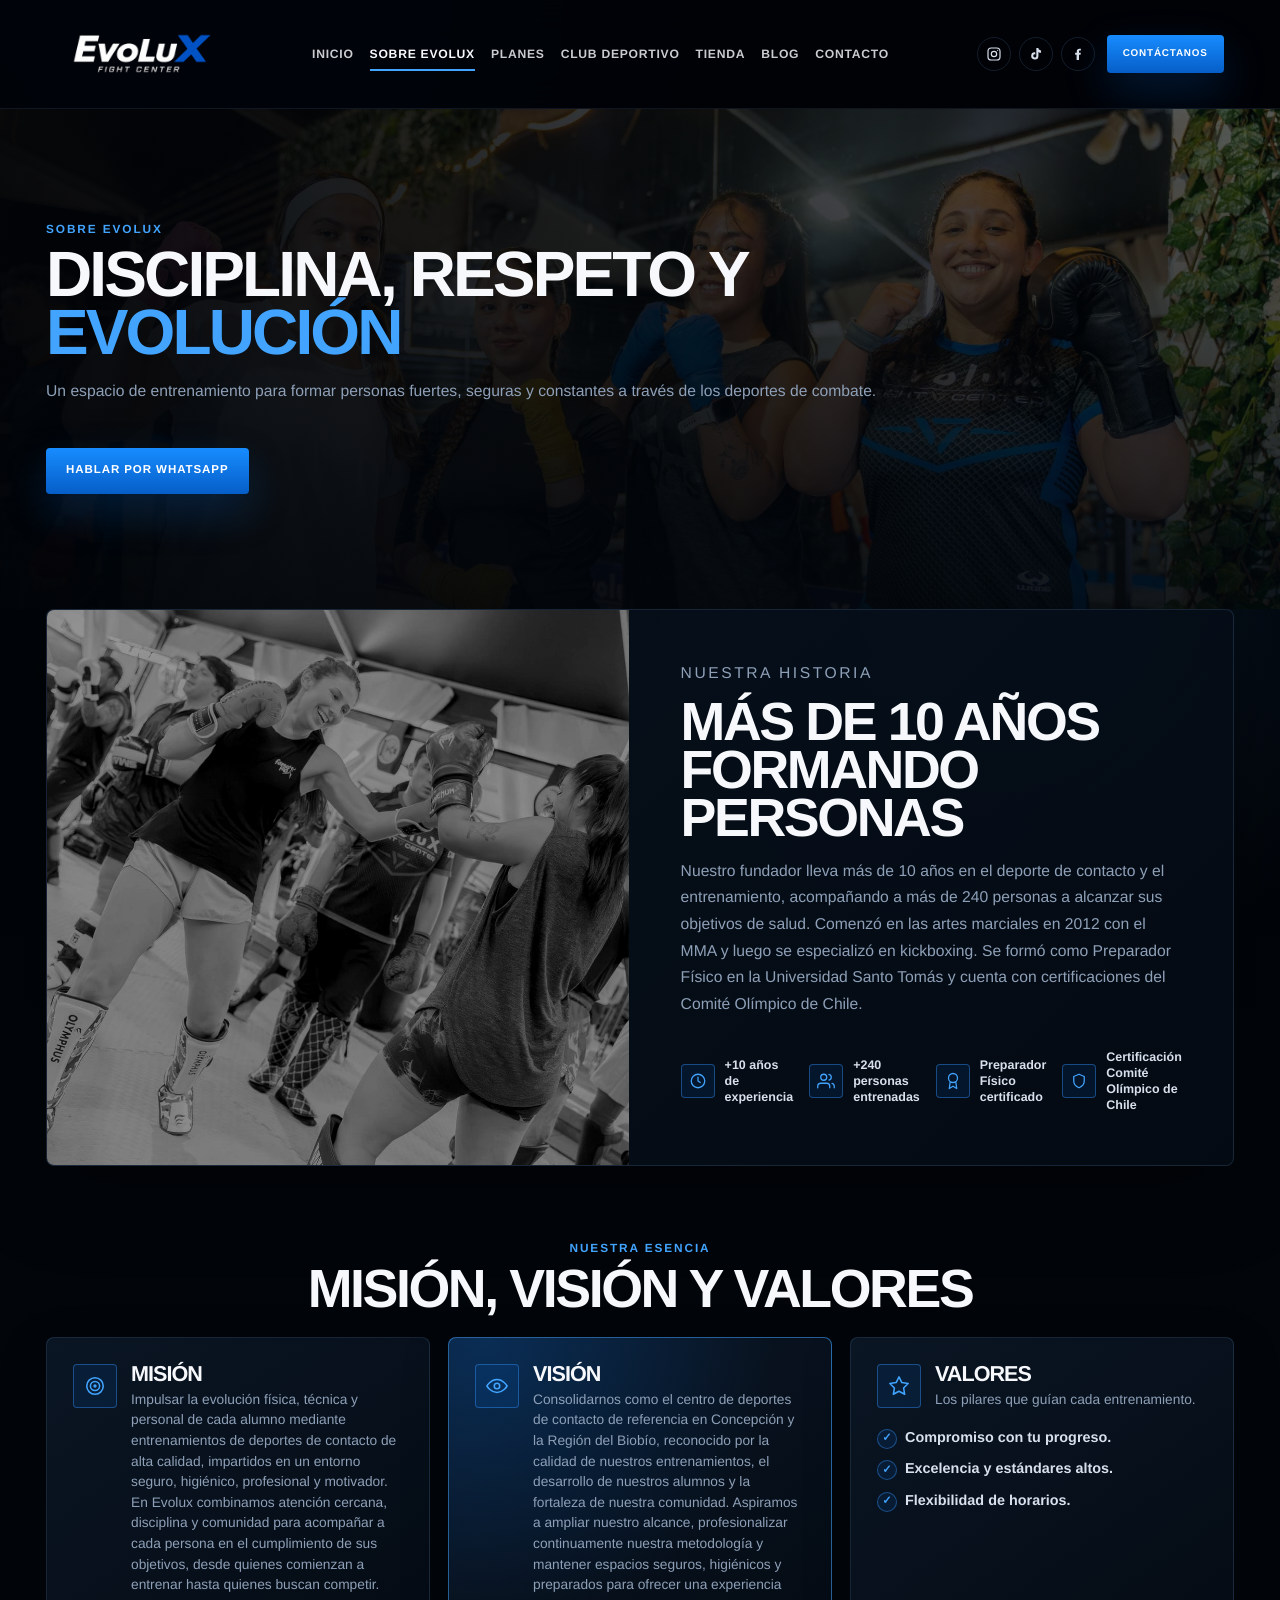
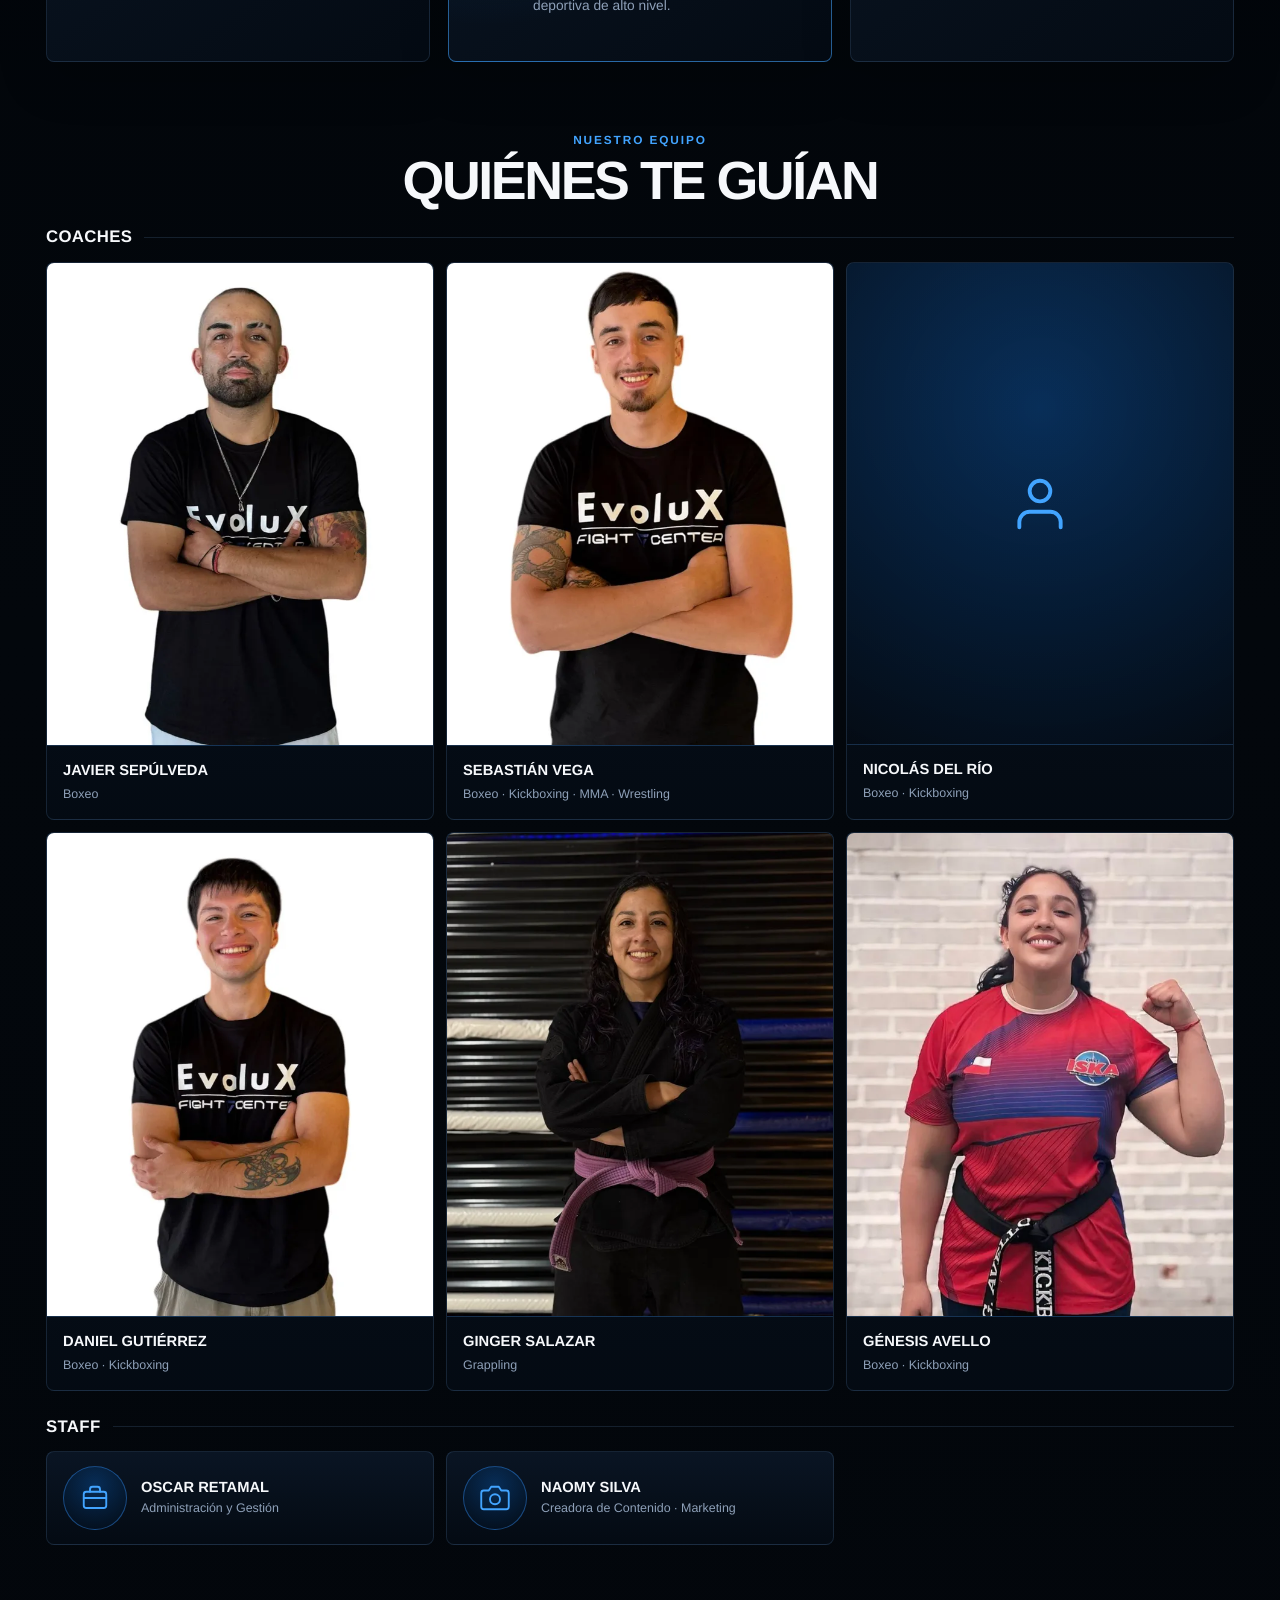
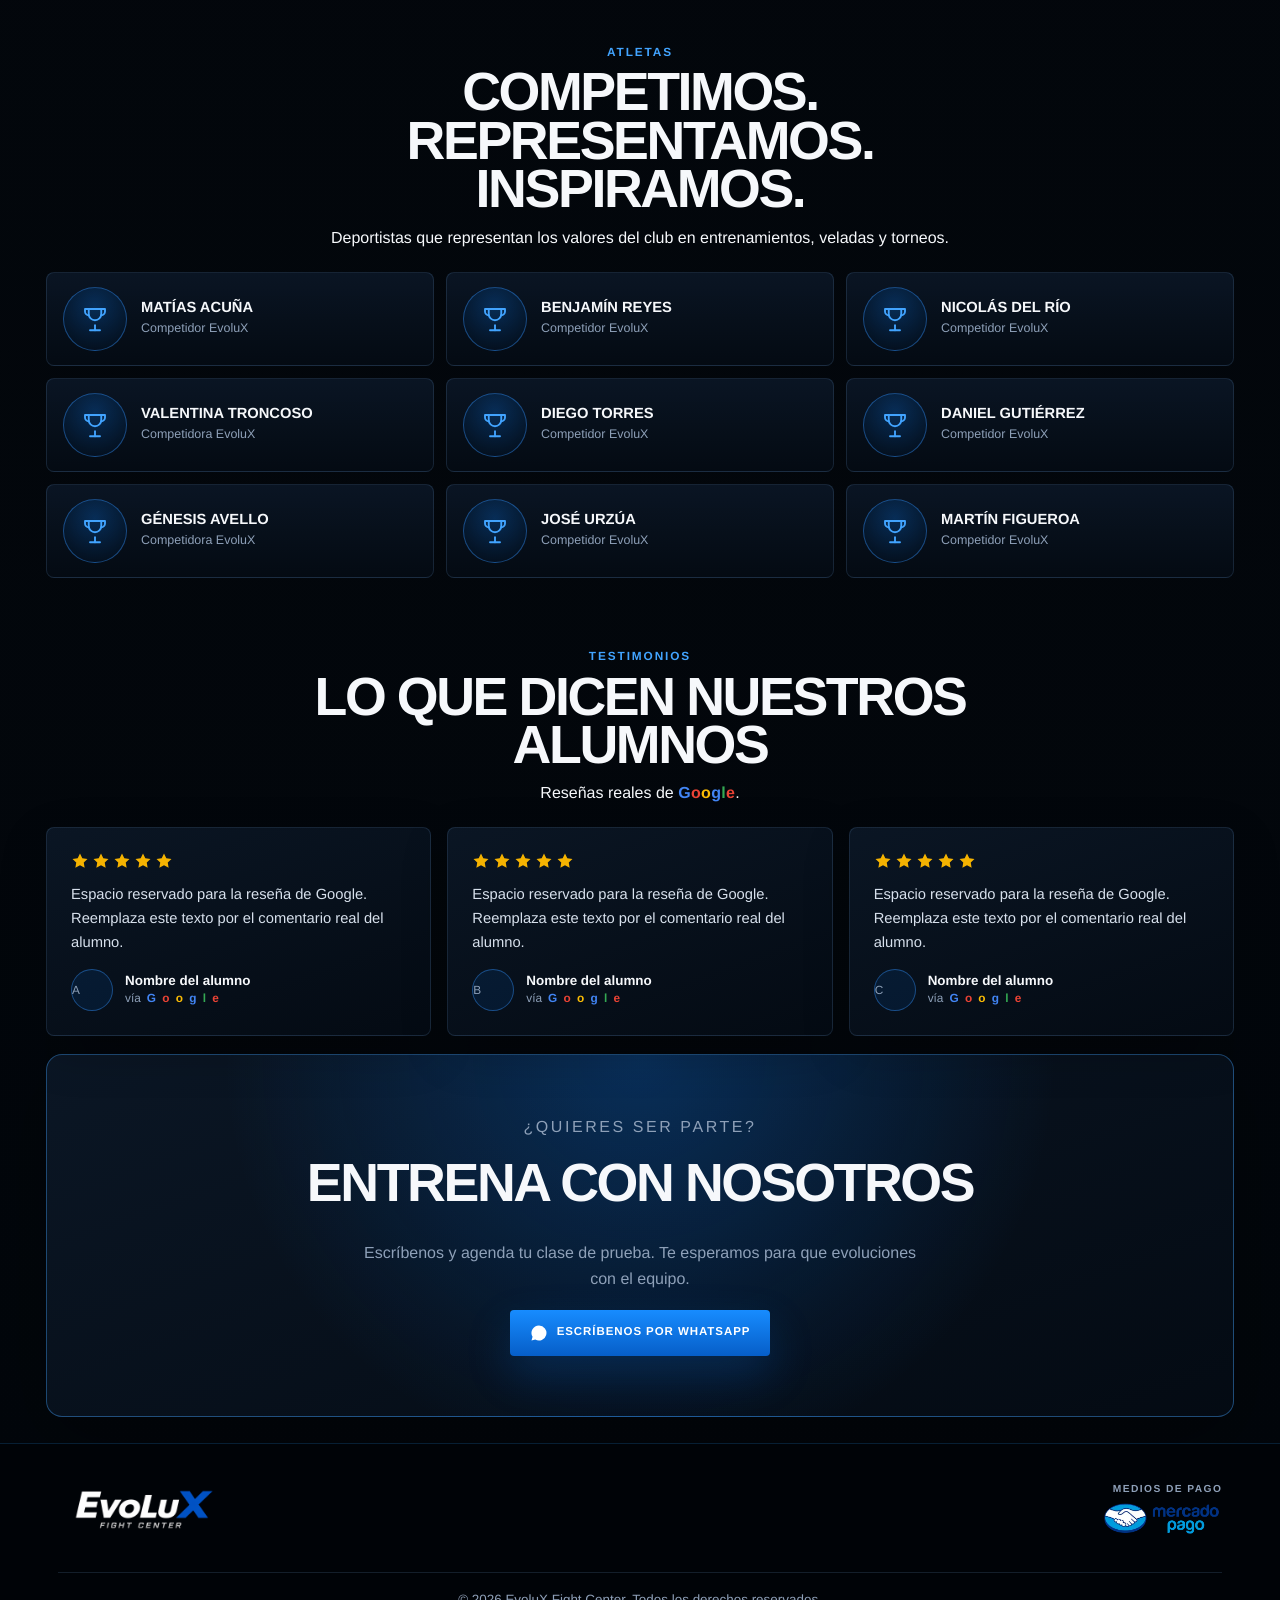
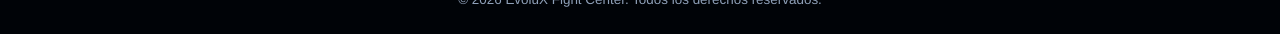
<file: pages/sobre-evolux.html>
<!doctype html>
<html lang="es-CL">
  <head>
    <meta charset="utf-8">
    <meta name="viewport" content="width=device-width, initial-scale=1">
    <meta name="robots" content="index, follow">
    <link rel="stylesheet" href="../styles.css">
    <title>Sobre EvoluX | EvoluX Fight Center</title>
    <meta name="description" content="Conoce EvoluX Fight Center: nuestra historia, misión, coaches y staff, competidores del club y lo que dicen nuestros alumnos.">
    <link rel="canonical" href="https://evoluxfc.cl/sobre-evolux/">
    <link rel="icon" type="image/svg+xml" href="../assets/images/brand/favicon.svg">
    <link rel="icon" type="image/png" href="../assets/images/brand/favicon.png">
    <meta name="theme-color" content="#03070c">
    <meta property="og:type" content="website">
    <meta property="og:site_name" content="EvoluX Fight Center">
    <meta property="og:title" content="Sobre EvoluX | EvoluX Fight Center">
    <meta property="og:description" content="Conoce EvoluX Fight Center: nuestra historia, misión, coaches y staff, competidores del club y lo que dicen nuestros alumnos.">
    <meta property="og:url" content="https://evoluxfc.cl/sobre-evolux/">
    <meta property="og:image" content="https://evoluxfc.cl/assets/images/og-evolux.jpg">
    <meta property="og:image:width" content="1200">
    <meta property="og:image:height" content="630">
    <meta name="twitter:card" content="summary_large_image">
    <script type="application/ld+json">
      {
        "@context": "https://schema.org",
        "@type": "SportsActivityLocation",
        "name": "EvoluX Fight Center",
        "url": "https://evoluxfc.cl/",
        "telephone": "+56956289106",
        "sport": ["Kickboxing", "Boxeo", "Grappling", "Wrestling", "MMA"],
        "description": "Centro de entrenamiento de deportes de combate con clases de Kickboxing, Boxeo, Grappling, Wrestling y MMA en Concepcion.",
        "openingHoursSpecification": [
          {"@type": "OpeningHoursSpecification", "dayOfWeek": ["Monday", "Wednesday", "Friday"], "opens": "07:00", "closes": "21:00"},
          {"@type": "OpeningHoursSpecification", "dayOfWeek": ["Tuesday", "Thursday"], "opens": "13:00", "closes": "20:00"}
        ]
      }
    </script>
  </head>
  <body>
    <header class="site-header" data-header>
      <a class="brand" href="../index.html" aria-label="EvoluX Fight Center">
        <img class="brand-logo" src="../assets/images/brand/evolux-logo.png" alt="EvoluX Fight Center" width="800" height="400" decoding="async">
      </a>

      <button class="menu-toggle" type="button" aria-label="Abrir menu" aria-controls="main-navigation" aria-expanded="false" data-menu-toggle>
        <span></span><span></span><span></span>
      </button>

      <nav class="main-nav" id="main-navigation" aria-label="Navegacion principal" data-nav>
        <a href="../index.html">Inicio</a>
        <a class="is-active" href="sobre-evolux.html">Sobre EvoluX</a>
        <a href="planes.html">Planes</a>
        <a href="https://latinoscrew.evoluxfc.cl/" target="_blank" rel="noreferrer">Club Deportivo</a>
        <a href="https://skx.evoluxfc.cl/" target="_blank" rel="noreferrer">Tienda</a>
        <a href="blog.html">Blog</a>
        <a href="contacto.html">Contacto</a>
      </nav>

      <div class="header-actions">
        
        <div class="header-social">
          <a class="social-link" href="https://www.instagram.com/evolux_fightcenter/" target="_blank" rel="noreferrer" aria-label="Instagram"><svg viewBox="0 0 24 24" fill="none" stroke="currentColor" stroke-width="1.8" stroke-linecap="round" stroke-linejoin="round" aria-hidden="true"><rect x="3" y="3" width="18" height="18" rx="5"/><circle cx="12" cy="12" r="4"/><circle cx="17.5" cy="6.5" r="0.9" fill="currentColor" stroke="none"/></svg></a>
          <a class="social-link" href="https://www.tiktok.com/@evoluxfightcenter" target="_blank" rel="noreferrer" aria-label="TikTok"><svg viewBox="0 0 24 24" fill="currentColor" aria-hidden="true"><path d="M16.6 5.8a4.3 4.3 0 0 1-1-2.8h-3.1v11.9a2.3 2.3 0 1 1-1.6-2.2V9.5a5.4 5.4 0 1 0 4.7 5.4V8.9a7 7 0 0 0 4 1.3V7a4.2 4.2 0 0 1-2-1.2z"/></svg></a>
          <a class="social-link" href="https://www.facebook.com/share/1CtwgqxWbV/" target="_blank" rel="noreferrer" aria-label="Facebook"><svg viewBox="0 0 24 24" fill="currentColor" aria-hidden="true"><path d="M13.5 21v-8h2.3l.4-2.9h-2.7V8.3c0-.8.3-1.4 1.5-1.4h1.3V4.3c-.6-.1-1.4-.2-2.3-.2-2.3 0-3.8 1.4-3.8 3.9v2.1H7.7V13h2.2v8z"/></svg></a>
        </div>
        <a class="header-cta" href="https://wa.me/56956289106?text=Hola%20EvoluX%2C%20quiero%20m%C3%A1s%20informaci%C3%B3n" target="_blank" rel="noreferrer">Contáctanos</a>
      </div>
    </header>

    <main>
      <section class="page-hero page-hero--banner">
        <img class="page-hero-bg page-hero-bg--faces" src="../assets/images/hero/evolux-comunidad-equipo-banner-01.webp" alt="Comunidad EvoluX Fight Center" width="1600" height="1067" decoding="async" fetchpriority="high">
        <span class="page-hero-overlay" aria-hidden="true"></span>
        <div class="section-shell">
          <p class="eyebrow">Sobre EvoluX</p>
          <h1>Disciplina, respeto y <span>evolución</span></h1>
          <p>Un espacio de entrenamiento para formar personas fuertes, seguras y constantes a través de los deportes de combate.</p>
          <a class="button primary" href="https://wa.me/56956289106" target="_blank" rel="noreferrer">Hablar por WhatsApp</a>
        </div>
      </section>

      <section class="section-shell club-panel">
        <div class="club-image"><img src="../assets/images/disciplinas/evolux-kickboxing-03-bw.jpg" alt="Entrenamiento de kickboxing en EvoluX Fight Center" width="1600" height="1066" decoding="async" loading="lazy"></div>
        <div class="club-copy">
          <p class="eyebrow">Nuestra historia</p>
          <h2>Más de 10 años formando personas</h2>
          <p>Nuestro fundador lleva más de 10 años en el deporte de contacto y el entrenamiento, acompañando a más de 240 personas a alcanzar sus objetivos de salud. Comenzó en las artes marciales en 2012 con el MMA y luego se especializó en kickboxing. Se formó como Preparador Físico en la Universidad Santo Tomás y cuenta con certificaciones del Comité Olímpico de Chile.</p>
          <div class="mini-features">
            <div><span class="mini-icon"><svg viewBox="0 0 24 24" fill="none" stroke="currentColor" stroke-width="1.7" stroke-linecap="round" stroke-linejoin="round" aria-hidden="true"><circle cx="12" cy="12" r="9"/><polyline points="12 7 12 12 15 14"/></svg></span>+10 años de experiencia</div>
            <div><span class="mini-icon"><svg viewBox="0 0 24 24" fill="none" stroke="currentColor" stroke-width="1.7" stroke-linecap="round" stroke-linejoin="round" aria-hidden="true"><path d="M17 21v-2a4 4 0 0 0-4-4H5a4 4 0 0 0-4 4v2"/><circle cx="9" cy="7" r="4"/><path d="M23 21v-2a4 4 0 0 0-3-3.87"/><path d="M16 3.13a4 4 0 0 1 0 7.75"/></svg></span>+240 personas entrenadas</div>
            <div><span class="mini-icon"><svg viewBox="0 0 24 24" fill="none" stroke="currentColor" stroke-width="1.7" stroke-linecap="round" stroke-linejoin="round" aria-hidden="true"><circle cx="12" cy="8" r="6"/><path d="M8.21 13.89 7 22l5-3 5 3-1.21-8.11"/></svg></span>Preparador Físico certificado</div>
            <div><span class="mini-icon"><svg viewBox="0 0 24 24" fill="none" stroke="currentColor" stroke-width="1.7" stroke-linecap="round" stroke-linejoin="round" aria-hidden="true"><path d="M12 3l7 3v6c0 4.5-3 7.5-7 9-4-1.5-7-4.5-7-9V6l7-3z"/></svg></span>Certificación Comité Olímpico de Chile</div>
          </div>
        </div>
      </section>

      <section class="section-shell section-block" id="esencia">
        <div class="section-heading centered">
          <p class="eyebrow">Nuestra esencia</p>
          <h2>Misión, visión y valores</h2>
        </div>
        <div class="plans-grid">
          <article class="plan-card">
            <div class="plan-head">
              <span class="plan-icon"><svg viewBox="0 0 24 24" fill="none" stroke="currentColor" stroke-width="1.7" stroke-linecap="round" stroke-linejoin="round" aria-hidden="true"><circle cx="12" cy="12" r="9"/><circle cx="12" cy="12" r="5"/><circle cx="12" cy="12" r="1"/></svg></span>
              <div><h3>Misión</h3><p>Impulsar la evolución física, técnica y personal de cada alumno mediante entrenamientos de deportes de contacto de alta calidad, impartidos en un entorno seguro, higiénico, profesional y motivador. En Evolux combinamos atención cercana, disciplina y comunidad para acompañar a cada persona en el cumplimiento de sus objetivos, desde quienes comienzan a entrenar hasta quienes buscan competir.</p></div>
            </div>
          </article>
          <article class="plan-card highlighted">
            <div class="plan-head">
              <span class="plan-icon"><svg viewBox="0 0 24 24" fill="none" stroke="currentColor" stroke-width="1.7" stroke-linecap="round" stroke-linejoin="round" aria-hidden="true"><path d="M1 12s4-7 11-7 11 7 11 7-4 7-11 7-11-7-11-7z"/><circle cx="12" cy="12" r="3"/></svg></span>
              <div><h3>Visión</h3><p>Consolidarnos como el centro de deportes de contacto de referencia en Concepción y la Región del Biobío, reconocido por la calidad de nuestros entrenamientos, el desarrollo de nuestros alumnos y la fortaleza de nuestra comunidad. Aspiramos a ampliar nuestro alcance, profesionalizar continuamente nuestra metodología y mantener espacios seguros, higiénicos y preparados para ofrecer una experiencia deportiva de alto nivel.</p></div>
            </div>
          </article>
          <article class="plan-card">
            <div class="plan-head">
              <span class="plan-icon"><svg viewBox="0 0 24 24" fill="none" stroke="currentColor" stroke-width="1.7" stroke-linecap="round" stroke-linejoin="round" aria-hidden="true"><polygon points="12 2 15.09 8.26 22 9.27 17 14.14 18.18 21.02 12 17.77 5.82 21.02 7 14.14 2 9.27 8.91 8.26 12 2"/></svg></span>
              <div><h3>Valores</h3><p>Los pilares que guían cada entrenamiento.</p></div>
            </div>
            <ul class="clean-list"><li>Compromiso con tu progreso.</li><li>Excelencia y estándares altos.</li><li>Flexibilidad de horarios.</li></ul>
          </article>
        </div>
      </section>

      <section class="section-shell section-block" id="equipo">
        <div class="section-heading centered">
          <p class="eyebrow">Nuestro equipo</p>
          <h2>Quiénes te guían</h2>
        </div>

        <h3 class="team-subhead">Coaches</h3>
        <div class="coach-grid coach-grid--photos">
          <article class="coach-card"><span class="coach-photo"><img src="../assets/images/coachs/evolux-coach-javier-sepulveda.webp" alt="Coach Javier Sepúlveda" width="640" height="800" decoding="async" loading="lazy"></span><strong>Javier Sepúlveda</strong><span class="coach-role">Boxeo</span></article>
          <article class="coach-card"><span class="coach-photo"><img src="../assets/images/coachs/evolux-coach-sebastian-vega.webp" alt="Coach Sebastián Vega" width="640" height="800" decoding="async" loading="lazy"></span><strong>Sebastián Vega</strong><span class="coach-role">Boxeo &middot; Kickboxing &middot; MMA &middot; Wrestling</span></article>
          <article class="coach-card"><span class="coach-photo" aria-hidden="true"><svg viewBox="0 0 24 24" fill="none" stroke="currentColor" stroke-width="1.5" stroke-linecap="round" stroke-linejoin="round"><path d="M20 21v-2a4 4 0 0 0-4-4H8a4 4 0 0 0-4 4v2"/><circle cx="12" cy="7" r="4"/></svg></span><strong>Nicolás del Río</strong><span class="coach-role">Boxeo &middot; Kickboxing</span></article>
          <article class="coach-card"><span class="coach-photo"><img src="../assets/images/coachs/evolux-coach-daniel-gutierrez.webp" alt="Coach Daniel Gutiérrez" width="640" height="800" decoding="async" loading="lazy"></span><strong>Daniel Gutiérrez</strong><span class="coach-role">Boxeo &middot; Kickboxing</span></article>
          <article class="coach-card"><span class="coach-photo"><img src="../assets/images/coachs/evolux-coach-ginger-salazar.webp" alt="Coach Ginger Salazar" width="640" height="800" decoding="async" loading="lazy"></span><strong>Ginger Salazar</strong><span class="coach-role">Grappling</span></article>
          <article class="coach-card"><span class="coach-photo"><img src="../assets/images/coachs/evolux-coach-genesis-avello.webp" alt="Coach Génesis Avello" width="640" height="800" decoding="async" loading="lazy"></span><strong>Génesis Avello</strong><span class="coach-role">Boxeo &middot; Kickboxing</span></article>
        </div>

        <h3 class="team-subhead">Staff</h3>
        <div class="coach-grid">
          <article class="coach-card"><span class="coach-photo" aria-hidden="true"><svg viewBox="0 0 24 24" fill="none" stroke="currentColor" stroke-width="1.5" stroke-linecap="round" stroke-linejoin="round"><rect x="3" y="7" width="18" height="13" rx="2"/><path d="M8 7V5a2 2 0 0 1 2-2h4a2 2 0 0 1 2 2v2"/><path d="M3 12h18"/></svg></span><strong>Oscar Retamal</strong><span class="coach-role">Administración y Gestión</span></article>
          <article class="coach-card"><span class="coach-photo" aria-hidden="true"><svg viewBox="0 0 24 24" fill="none" stroke="currentColor" stroke-width="1.5" stroke-linecap="round" stroke-linejoin="round"><path d="M23 19a2 2 0 0 1-2 2H3a2 2 0 0 1-2-2V8a2 2 0 0 1 2-2h4l2-3h6l2 3h4a2 2 0 0 1 2 2z"/><circle cx="12" cy="13" r="4"/></svg></span><strong>Naomy Silva</strong><span class="coach-role">Creadora de Contenido · Marketing</span></article>
        </div>
      </section>

      <section class="section-shell section-block" id="competidores">
        <div class="section-heading centered">
          <p class="eyebrow">Atletas</p>
          <h2>Competimos. Representamos. Inspiramos.</h2>
          <p>Deportistas que representan los valores del club en entrenamientos, veladas y torneos.</p>
        </div>
        <div class="coach-grid">
          <article class="coach-card"><span class="coach-photo" aria-hidden="true"><svg viewBox="0 0 24 24" fill="none" stroke="currentColor" stroke-width="1.5" stroke-linecap="round" stroke-linejoin="round"><path d="M8 21h8"/><path d="M12 17v4"/><path d="M7 4h10v4a5 5 0 0 1-10 0V4z"/><path d="M7 4H4v2a3 3 0 0 0 3 3"/><path d="M17 4h3v2a3 3 0 0 1-3 3"/></svg></span><strong>Matías Acuña</strong><span class="coach-role">Competidor EvoluX</span></article>
          <article class="coach-card"><span class="coach-photo" aria-hidden="true"><svg viewBox="0 0 24 24" fill="none" stroke="currentColor" stroke-width="1.5" stroke-linecap="round" stroke-linejoin="round"><path d="M8 21h8"/><path d="M12 17v4"/><path d="M7 4h10v4a5 5 0 0 1-10 0V4z"/><path d="M7 4H4v2a3 3 0 0 0 3 3"/><path d="M17 4h3v2a3 3 0 0 1-3 3"/></svg></span><strong>Benjam&iacute;n Reyes</strong><span class="coach-role">Competidor EvoluX</span></article>
          <article class="coach-card"><span class="coach-photo" aria-hidden="true"><svg viewBox="0 0 24 24" fill="none" stroke="currentColor" stroke-width="1.5" stroke-linecap="round" stroke-linejoin="round"><path d="M8 21h8"/><path d="M12 17v4"/><path d="M7 4h10v4a5 5 0 0 1-10 0V4z"/><path d="M7 4H4v2a3 3 0 0 0 3 3"/><path d="M17 4h3v2a3 3 0 0 1-3 3"/></svg></span><strong>Nicolás del Río</strong><span class="coach-role">Competidor EvoluX</span></article>
          <article class="coach-card"><span class="coach-photo" aria-hidden="true"><svg viewBox="0 0 24 24" fill="none" stroke="currentColor" stroke-width="1.5" stroke-linecap="round" stroke-linejoin="round"><path d="M8 21h8"/><path d="M12 17v4"/><path d="M7 4h10v4a5 5 0 0 1-10 0V4z"/><path d="M7 4H4v2a3 3 0 0 0 3 3"/><path d="M17 4h3v2a3 3 0 0 1-3 3"/></svg></span><strong>Valentina Troncoso</strong><span class="coach-role">Competidora EvoluX</span></article>
          <article class="coach-card"><span class="coach-photo" aria-hidden="true"><svg viewBox="0 0 24 24" fill="none" stroke="currentColor" stroke-width="1.5" stroke-linecap="round" stroke-linejoin="round"><path d="M8 21h8"/><path d="M12 17v4"/><path d="M7 4h10v4a5 5 0 0 1-10 0V4z"/><path d="M7 4H4v2a3 3 0 0 0 3 3"/><path d="M17 4h3v2a3 3 0 0 1-3 3"/></svg></span><strong>Diego Torres</strong><span class="coach-role">Competidor EvoluX</span></article>
          <article class="coach-card"><span class="coach-photo" aria-hidden="true"><svg viewBox="0 0 24 24" fill="none" stroke="currentColor" stroke-width="1.5" stroke-linecap="round" stroke-linejoin="round"><path d="M8 21h8"/><path d="M12 17v4"/><path d="M7 4h10v4a5 5 0 0 1-10 0V4z"/><path d="M7 4H4v2a3 3 0 0 0 3 3"/><path d="M17 4h3v2a3 3 0 0 1-3 3"/></svg></span><strong>Daniel Gutiérrez</strong><span class="coach-role">Competidor EvoluX</span></article>
          <article class="coach-card"><span class="coach-photo" aria-hidden="true"><svg viewBox="0 0 24 24" fill="none" stroke="currentColor" stroke-width="1.5" stroke-linecap="round" stroke-linejoin="round"><path d="M8 21h8"/><path d="M12 17v4"/><path d="M7 4h10v4a5 5 0 0 1-10 0V4z"/><path d="M7 4H4v2a3 3 0 0 0 3 3"/><path d="M17 4h3v2a3 3 0 0 1-3 3"/></svg></span><strong>Génesis Avello</strong><span class="coach-role">Competidora EvoluX</span></article>
          <article class="coach-card"><span class="coach-photo" aria-hidden="true"><svg viewBox="0 0 24 24" fill="none" stroke="currentColor" stroke-width="1.5" stroke-linecap="round" stroke-linejoin="round"><path d="M8 21h8"/><path d="M12 17v4"/><path d="M7 4h10v4a5 5 0 0 1-10 0V4z"/><path d="M7 4H4v2a3 3 0 0 0 3 3"/><path d="M17 4h3v2a3 3 0 0 1-3 3"/></svg></span><strong>José Urzúa</strong><span class="coach-role">Competidor EvoluX</span></article>
          <article class="coach-card"><span class="coach-photo" aria-hidden="true"><svg viewBox="0 0 24 24" fill="none" stroke="currentColor" stroke-width="1.5" stroke-linecap="round" stroke-linejoin="round"><path d="M8 21h8"/><path d="M12 17v4"/><path d="M7 4h10v4a5 5 0 0 1-10 0V4z"/><path d="M7 4H4v2a3 3 0 0 0 3 3"/><path d="M17 4h3v2a3 3 0 0 1-3 3"/></svg></span><strong>Martín Figueroa</strong><span class="coach-role">Competidor EvoluX</span></article>
        </div>
      </section>

      <section class="section-shell section-block" id="testimonios">
        <div class="section-heading centered">
          <p class="eyebrow">Testimonios</p>
          <h2>Lo que dicen nuestros alumnos</h2>
          <p>Reseñas reales de <span class="google-badge"><b>G</b><b>o</b><b>o</b><b>g</b><b>l</b><b>e</b></span>.</p>
        </div>
        <div class="testimonial-grid">
          <article class="testimonial-card">
            <div class="testimonial-stars" aria-label="5 de 5 estrellas">
              <svg viewBox="0 0 24 24" fill="currentColor" aria-hidden="true"><polygon points="12 2 15.09 8.26 22 9.27 17 14.14 18.18 21.02 12 17.77 5.82 21.02 7 14.14 2 9.27 8.91 8.26 12 2"/></svg>
              <svg viewBox="0 0 24 24" fill="currentColor" aria-hidden="true"><polygon points="12 2 15.09 8.26 22 9.27 17 14.14 18.18 21.02 12 17.77 5.82 21.02 7 14.14 2 9.27 8.91 8.26 12 2"/></svg>
              <svg viewBox="0 0 24 24" fill="currentColor" aria-hidden="true"><polygon points="12 2 15.09 8.26 22 9.27 17 14.14 18.18 21.02 12 17.77 5.82 21.02 7 14.14 2 9.27 8.91 8.26 12 2"/></svg>
              <svg viewBox="0 0 24 24" fill="currentColor" aria-hidden="true"><polygon points="12 2 15.09 8.26 22 9.27 17 14.14 18.18 21.02 12 17.77 5.82 21.02 7 14.14 2 9.27 8.91 8.26 12 2"/></svg>
              <svg viewBox="0 0 24 24" fill="currentColor" aria-hidden="true"><polygon points="12 2 15.09 8.26 22 9.27 17 14.14 18.18 21.02 12 17.77 5.82 21.02 7 14.14 2 9.27 8.91 8.26 12 2"/></svg>
            </div>
            <blockquote>Espacio reservado para la reseña de Google. Reemplaza este texto por el comentario real del alumno.</blockquote>
            <div class="testimonial-author">
              <span class="testimonial-avatar" aria-hidden="true">A</span>
              <div><strong>Nombre del alumno</strong><span>vía <span class="google-badge"><b>G</b><b>o</b><b>o</b><b>g</b><b>l</b><b>e</b></span></span></div>
            </div>
          </article>
          <article class="testimonial-card">
            <div class="testimonial-stars" aria-label="5 de 5 estrellas">
              <svg viewBox="0 0 24 24" fill="currentColor" aria-hidden="true"><polygon points="12 2 15.09 8.26 22 9.27 17 14.14 18.18 21.02 12 17.77 5.82 21.02 7 14.14 2 9.27 8.91 8.26 12 2"/></svg>
              <svg viewBox="0 0 24 24" fill="currentColor" aria-hidden="true"><polygon points="12 2 15.09 8.26 22 9.27 17 14.14 18.18 21.02 12 17.77 5.82 21.02 7 14.14 2 9.27 8.91 8.26 12 2"/></svg>
              <svg viewBox="0 0 24 24" fill="currentColor" aria-hidden="true"><polygon points="12 2 15.09 8.26 22 9.27 17 14.14 18.18 21.02 12 17.77 5.82 21.02 7 14.14 2 9.27 8.91 8.26 12 2"/></svg>
              <svg viewBox="0 0 24 24" fill="currentColor" aria-hidden="true"><polygon points="12 2 15.09 8.26 22 9.27 17 14.14 18.18 21.02 12 17.77 5.82 21.02 7 14.14 2 9.27 8.91 8.26 12 2"/></svg>
              <svg viewBox="0 0 24 24" fill="currentColor" aria-hidden="true"><polygon points="12 2 15.09 8.26 22 9.27 17 14.14 18.18 21.02 12 17.77 5.82 21.02 7 14.14 2 9.27 8.91 8.26 12 2"/></svg>
            </div>
            <blockquote>Espacio reservado para la reseña de Google. Reemplaza este texto por el comentario real del alumno.</blockquote>
            <div class="testimonial-author">
              <span class="testimonial-avatar" aria-hidden="true">B</span>
              <div><strong>Nombre del alumno</strong><span>vía <span class="google-badge"><b>G</b><b>o</b><b>o</b><b>g</b><b>l</b><b>e</b></span></span></div>
            </div>
          </article>
          <article class="testimonial-card">
            <div class="testimonial-stars" aria-label="5 de 5 estrellas">
              <svg viewBox="0 0 24 24" fill="currentColor" aria-hidden="true"><polygon points="12 2 15.09 8.26 22 9.27 17 14.14 18.18 21.02 12 17.77 5.82 21.02 7 14.14 2 9.27 8.91 8.26 12 2"/></svg>
              <svg viewBox="0 0 24 24" fill="currentColor" aria-hidden="true"><polygon points="12 2 15.09 8.26 22 9.27 17 14.14 18.18 21.02 12 17.77 5.82 21.02 7 14.14 2 9.27 8.91 8.26 12 2"/></svg>
              <svg viewBox="0 0 24 24" fill="currentColor" aria-hidden="true"><polygon points="12 2 15.09 8.26 22 9.27 17 14.14 18.18 21.02 12 17.77 5.82 21.02 7 14.14 2 9.27 8.91 8.26 12 2"/></svg>
              <svg viewBox="0 0 24 24" fill="currentColor" aria-hidden="true"><polygon points="12 2 15.09 8.26 22 9.27 17 14.14 18.18 21.02 12 17.77 5.82 21.02 7 14.14 2 9.27 8.91 8.26 12 2"/></svg>
              <svg viewBox="0 0 24 24" fill="currentColor" aria-hidden="true"><polygon points="12 2 15.09 8.26 22 9.27 17 14.14 18.18 21.02 12 17.77 5.82 21.02 7 14.14 2 9.27 8.91 8.26 12 2"/></svg>
            </div>
            <blockquote>Espacio reservado para la reseña de Google. Reemplaza este texto por el comentario real del alumno.</blockquote>
            <div class="testimonial-author">
              <span class="testimonial-avatar" aria-hidden="true">C</span>
              <div><strong>Nombre del alumno</strong><span>vía <span class="google-badge"><b>G</b><b>o</b><b>o</b><b>g</b><b>l</b><b>e</b></span></span></div>
            </div>
          </article>
        </div>
      </section>

      <section class="section-shell">
        <div class="cta-band">
          <p class="eyebrow">¿Quieres ser parte?</p>
          <h2>Entrena con nosotros</h2>
          <p>Escríbenos y agenda tu clase de prueba. Te esperamos para que evoluciones con el equipo.</p>
          <a class="button primary" href="https://wa.me/56956289106?text=Hola%20EvoluX%2C%20quiero%20entrenar%20con%20ustedes" target="_blank" rel="noreferrer">
            <svg class="btn-icon" viewBox="0 0 24 24" fill="currentColor" aria-hidden="true"><path d="M17.5 14.4c-.3-.15-1.77-.87-2.04-.97-.27-.1-.47-.15-.67.15-.2.3-.77.97-.94 1.17-.17.2-.35.22-.65.07-.3-.15-1.26-.46-2.4-1.48-.89-.79-1.49-1.77-1.66-2.07-.17-.3-.02-.46.13-.61.13-.13.3-.35.45-.52.15-.17.2-.3.3-.5.1-.2.05-.37-.02-.52-.07-.15-.67-1.62-.92-2.22-.24-.58-.49-.5-.67-.51h-.57c-.2 0-.52.07-.8.37-.27.3-1.04 1.02-1.04 2.48 0 1.46 1.07 2.88 1.22 3.08.15.2 2.1 3.2 5.08 4.49.71.31 1.26.49 1.69.62.71.23 1.36.2 1.87.12.57-.09 1.77-.72 2.02-1.42.25-.7.25-1.29.17-1.42-.07-.13-.27-.2-.57-.35zM12 2a10 10 0 0 0-8.6 15.1L2 22l4.99-1.31A10 10 0 1 0 12 2z"/></svg>
            Escríbenos por WhatsApp
          </a>
        </div>
      </section>
    </main>

    <footer class="site-footer">
      <div class="footer-top">
        <a class="brand" href="../index.html"><img class="brand-logo" src="../assets/images/brand/evolux-logo.png" alt="EvoluX Fight Center" width="800" height="400" decoding="async"></a>
        <div class="footer-pay">
          <span>Medios de pago</span>
          <img src="../assets/images/medios-pago/mercadopago.webp" alt="MercadoPago" width="453" height="129" decoding="async" loading="lazy">
        </div>
      </div>
      <small class="footer-copy">&copy; 2026 EvoluX Fight Center. Todos los derechos reservados.</small>
    </footer>
    <script type="module" src="../assets/js/main.js"></script>
  </body>
</html>
</file>
<file: styles.css>
﻿@import url("assets/css/tokens.css");
@import url("assets/css/base.css");
@import url("assets/css/layout.css");
@import url("assets/css/components/navigation.css");
@import url("assets/css/components/buttons.css");
@import url("assets/css/components/cards.css");
@import url("assets/css/components/forms.css");
@import url("assets/css/pages/home.css");
@import url("assets/css/pages/planes.css");
@import url("assets/css/pages/content-pages.css");
@import url("assets/css/footer.css");
@import url("assets/css/responsive.css");
</file>
